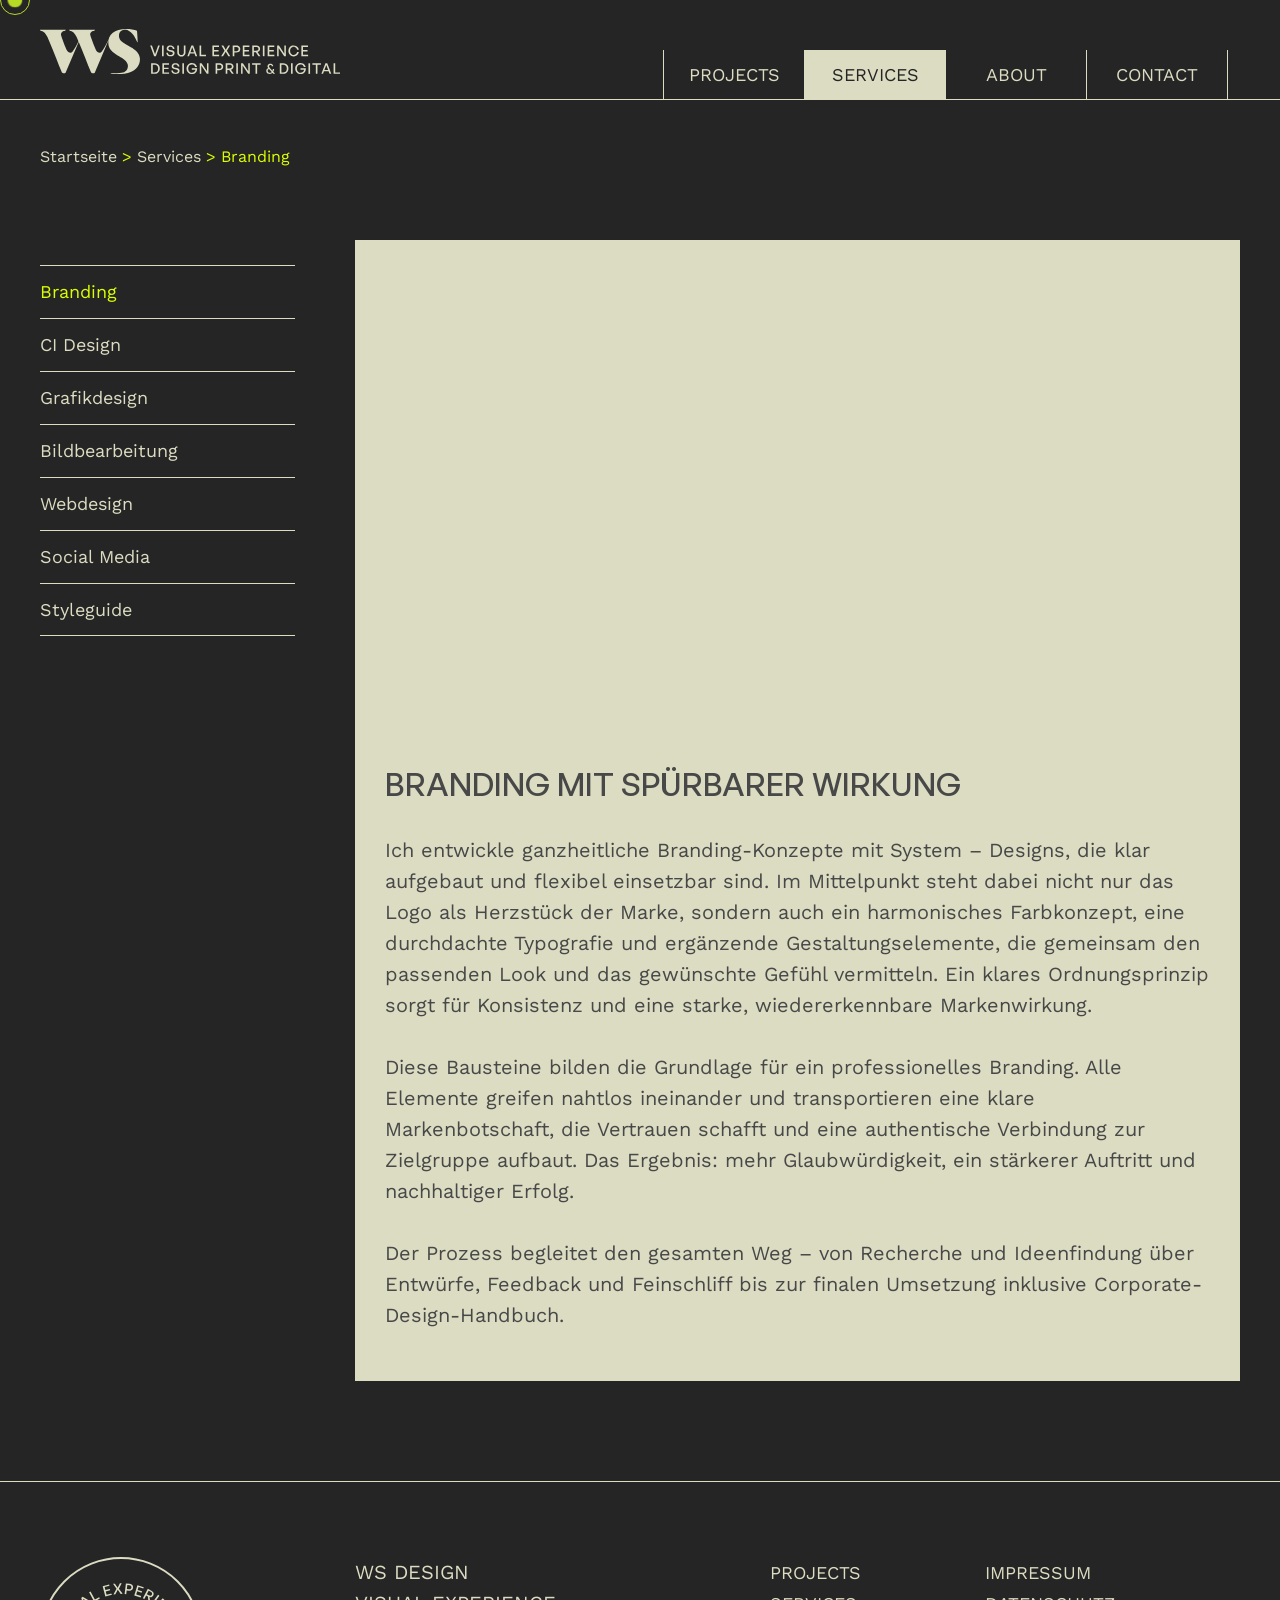
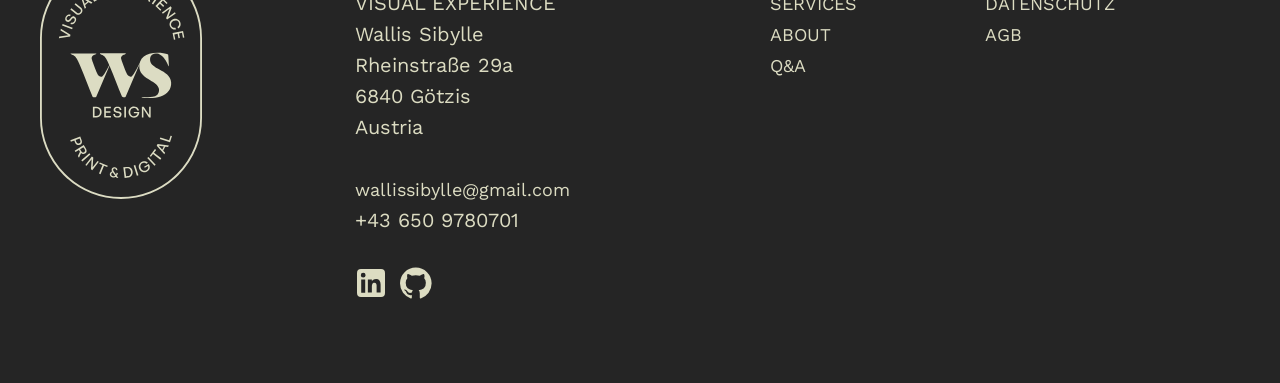
<file: branding.html>
<!DOCTYPE html>
<html lang="de">
<head>
  <meta charset="UTF-8">
  <meta name="viewport" content="width=device-width, initial-scale=1.0">
  <meta name="description" content="WS – Wallis Sibylle - Visual Experience Design Print & Digital – Ich gestalte und entwickle Werbemittel aller Art und Websites für Ihr Kleinunternehmen. Dies ist eine Portfolio-Website, welche zu Bildungszwecken erstellt wurde.">
  <title>Branding | Visual Experience Design | Wallis Sibylle </title>
  <link rel="icon" type="image/png" href="./images/WS-Favicon.png">
  <link rel="stylesheet" href="./css/styles.css">
</head>
<body id="nav-open">

  <!-- Cursor -->
<div class="inner-cursor"></div>
<div class="outer-cursor"></div>
   
  <!-- Header --> 
<header class="navigation">                
<div class="wrapper">
<div class="row">
    <div class="column col_1_3 logo">
      <a href="index.html"><img src="./images/WS-Logo-quer-RGB.svg" width="300" height="53" alt="Logo WS Visual Experience Design Print & Digital"></a>
    </div>
    <div class="column col_2_3">
    <a class="nav-toggle nav-open" href="#nav-open">≡ Menü öffnen</a>
    <a class="nav-toggle nav-closed" href="#nav-closed">≡ Menü schließen</a>
      <nav>
      <ul id="navigation">
      <li><a href="index.html">Projects</a>
            <ul>
      <li><a href="meine-projekte.html">Meine Projekte</a></li>
      <li><a href="portfolio-DAVILLA.html">Portfolio</a></li>
      </ul></li>
      <li><a href="services.html" class="active">Services</a>
      <ul>
      <li><a class="first" href="branding.html">Branding</a></li>
      <li><a href="ci-design.html">CI Design</a></li>
      <li><a href="grafikdesign.html">Grafikdesign</a></li>
      <li><a href="bildbearbeitung.html">Bildbearbeitung</a></li>
      <li><a href="webdesign.html">Webdesign</a></li>
      <li><a href="social-media.html">Social Media</a></li>
      <li><a href="styleguide.html">Styleguide</a></li>
      </ul>
      </li>
      <li><a href="about.html">About</a></li>
      <li><a href="contact.html">Contact</a></li>
      </ul>
      </nav>
    </div>
</div>
</div>
</header>
 
 <!-- Breadcrumb -->
<section class="breadcrumb">
<div class="wrapper">
<div class="row">
<div class="column col_1"><a href="index.html">Startseite</a> > <a href="services.html">Services</a> > Branding</div>
</div>
</div>
</section>

<!--   Subnavigation   -->
<section class="subnavigation">
<div class="wrapper">
<div class="row">
<div class="column col_1_4">
<ul id="subnavigation">
<li><a href="branding.html" class="active">Branding</a></li>
<li><a href="ci-design.html">CI Design</a></li>
<li><a href="grafikdesign.html">Grafikdesign</a></li>
<li><a href="bildbearbeitung.html">Bildbearbeitung</a></li>
<li><a href="webdesign.html" >Webdesign</a></li>
<li><a href="social-media.html">Social Media</a></li>
<li><a href="styleguide.html">Styleguide</a></li>
</ul>
</div>
<div class="column col_3_4 branding">
<div class="slider-services">
<img id="slide1" src="images/Branding-Strategy-1.webp" alt="Branding-Strategy">
<img id="slide2" src="images/Branding-Strategy-2.webp" alt="Logo Scribble">
<img id="slide3" src="images/Branding-Strategy-3.webp" alt="Schriftensuche">
<img id="slide4" src="images/Branding-Strategy-4.webp" alt="Logo-Farb-Varianten">
</div>

<div class="text">
<h3>Branding mit spürbarer Wirkung</h3>
<br>
<p>Ich entwickle ganzheitliche Branding-Konzepte mit System – Designs, die klar aufgebaut und flexibel einsetzbar sind. Im Mittelpunkt steht dabei nicht nur das Logo als Herzstück der Marke, sondern auch ein harmonisches Farbkonzept, eine durchdachte Typografie und ergänzende Gestaltungselemente, die gemeinsam den passenden Look und das gewünschte Gefühl vermitteln. Ein klares Ordnungsprinzip sorgt für Konsistenz und eine starke, wiedererkennbare Markenwirkung.
<br>
<br>
Diese Bausteine bilden die Grundlage für ein professionelles Branding. Alle Elemente greifen nahtlos ineinander und transportieren eine klare Markenbotschaft, die Vertrauen schafft und eine authentische Verbindung zur Zielgruppe aufbaut. Das Ergebnis: mehr Glaubwürdigkeit, ein stärkerer Auftritt und nachhaltiger Erfolg.
<br>
<br>
Der Prozess begleitet den gesamten Weg – von Recherche und Ideenfindung über Entwürfe, Feedback und Feinschliff bis zur finalen Umsetzung inklusive Corporate-Design-Handbuch.</p>
</div>

</div>
</div>
</div>
</section>

<!-- Footer --> 
<footer class="footer">                
<div class="wrapper">
<div class="row">
    <div class="column col_1_4 logo">      
      <img src="./images/WS-Logo-RGB-hoch.svg" width="162" height="242" alt="Logo WS Design">
    </div>
<div class="column col_1_4 adress">
      <p>WS DESIGN<br>VISUAL EXPERIENCE<br>Wallis Sibylle<br>Rheinstraße 29a<br>6840 Götzis<br>Austria<br><br></p>
      <p><a href="mailto:wallissibylle@gmail.com">wallissibylle@gmail.com</a></p>
     <p>+43 650 9780701</p> <br>
      <a href="https://www.linkedin.com/in/sibylle-wallis-9a10b93b3/" target="_blank">
      <svg xmlns="http://www.w3.org/2000/svg" width="32" height="32" viewBox="0 0 16 16">
      <path fill="currentColor" fill-rule="evenodd" d="M3 1a2 2 0 0 0-2 2v10a2 2 0 0 0 2 2h10a2 2 0 0 0 2-2V3a2 2 0 0 0-2-2H3Zm1.102 4.297a1.195 1.195 0 1 0 0-2.39a1.195 1.195 0 0 0 0 2.39Zm1 7.516V6.234h-2v6.579h2ZM6.43 6.234h2v.881c.295-.462.943-1.084 2.148-1.084c1.438 0 2.219.953 2.219 2.766c0 .087.008.484.008.484v3.531h-2v-3.53c0-.485-.102-1.438-1.18-1.438c-1.079 0-1.17 1.198-1.195 1.982v2.986h-2V6.234Z" clip-rule="evenodd"/>
      </svg></a>

    <a href="https://github.com/Sibylle78" target="_blank">
    <svg xmlns="http://www.w3.org/2000/svg" width="32" height="32" viewBox="0 0 432 416">
    <path fill="currentColor" d="M213.5 0q88.5 0 151 62.5T427 213q0 70-41 125.5T281 416q-14 2-14-11v-58q0-27-15-40q44-5 70.5-27t26.5-77q0-34-22-58q11-26-2-57q-18-5-58 22q-26-7-54-7t-53 7q-18-12-32.5-17.5T107 88h-6q-12 31-2 57q-22 24-22 58q0 55 27 77t70 27q-11 10-13 29q-42 18-62-18q-12-20-33-22q-2 0-4.5.5t-5 3.5t8.5 9q14 7 23 31q1 2 2 4.5t6.5 9.5t13 10.5T130 371t30-2v36q0 13-14 11q-64-22-105-77.5T0 213q0-88 62.5-150.5T213.5 0z"/>
    </svg></a>
    </div>

    <div class="column col_1_4 left">
      <a href="meine-projekte.html">Projects</a><br>
      <a href="services.html">Services</a><br>
      <a href="about.html">About</a><br>
      <a href="q&a.html">q&a</a>
    </div>
    <div class="column col_1_4 right">
      <a href="impressum.html">Impressum</a><br>
      <a href="datenschutz.html">Datenschutz</a><br>
      <a href="agb.html">AGB</a>
    </div>
</div>
</div>
</footer>
<script src="js/app.js"></script>
</body>
</html>
</file>
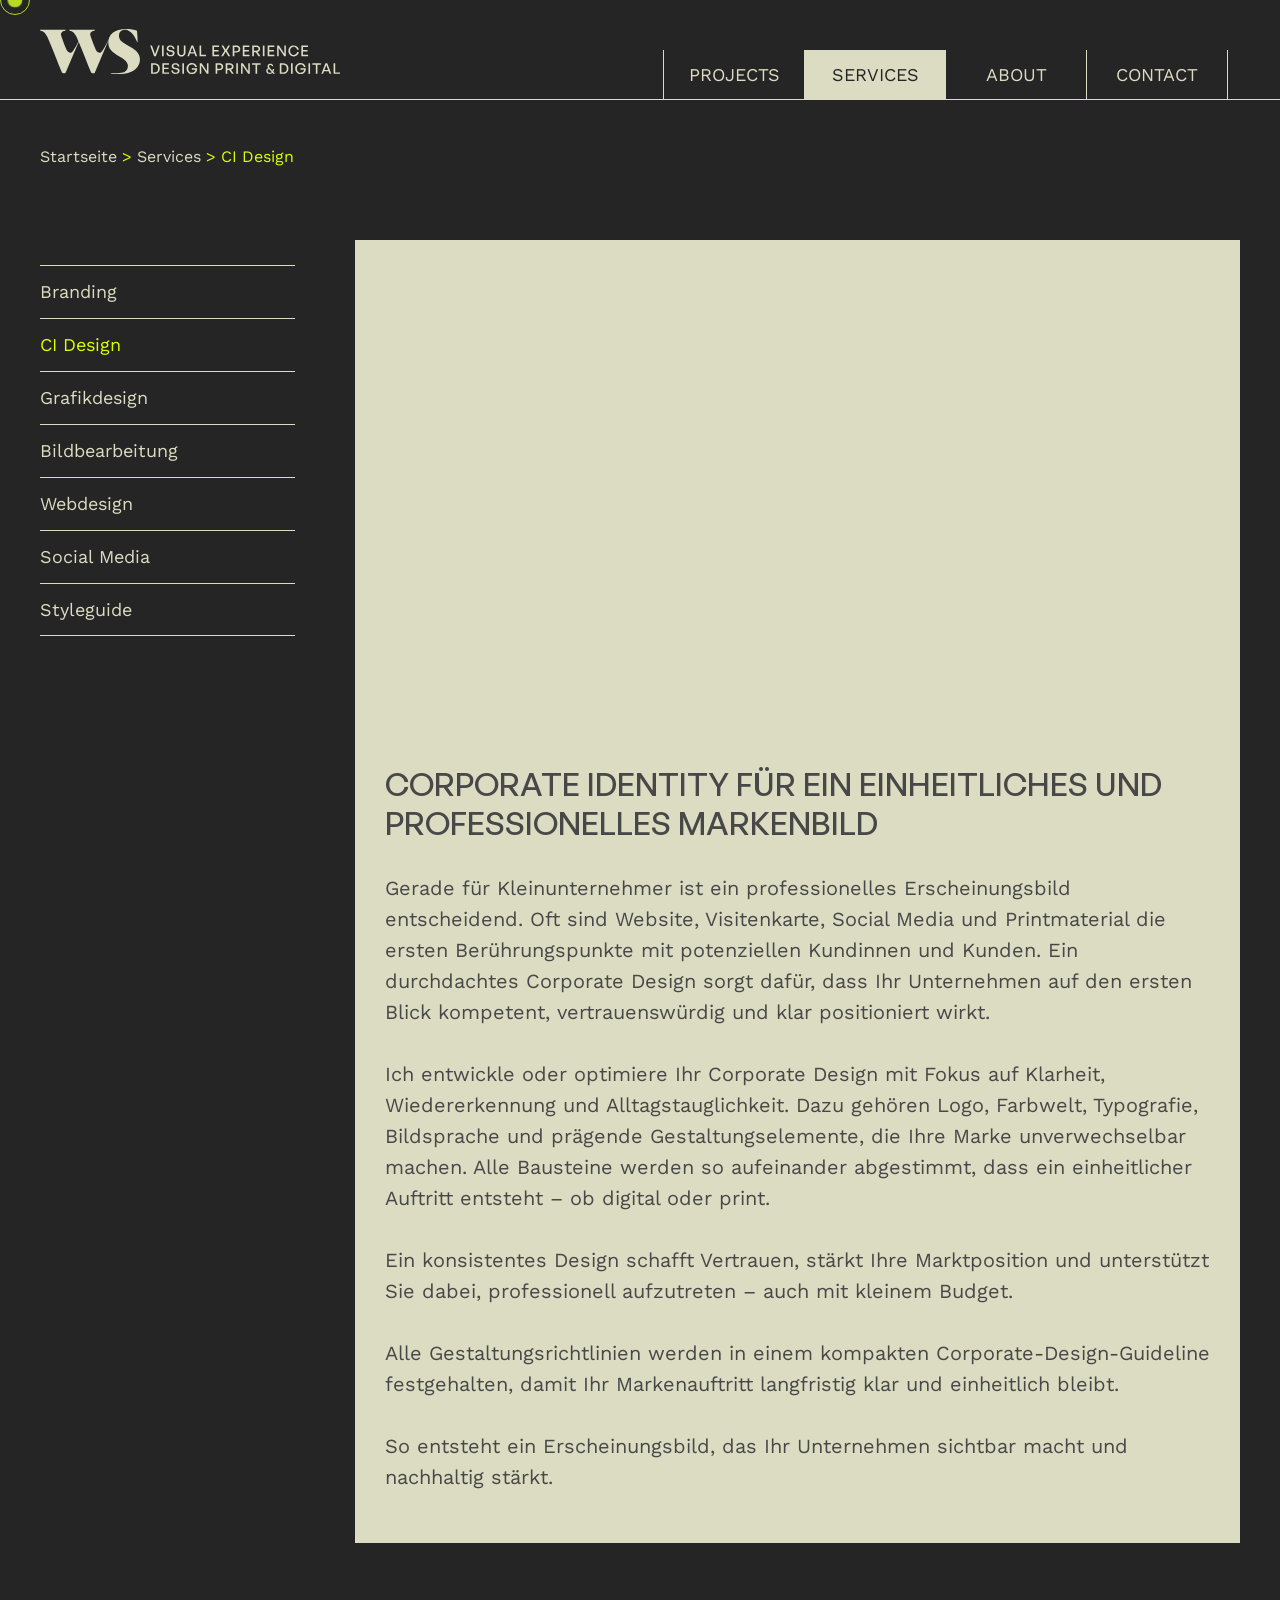
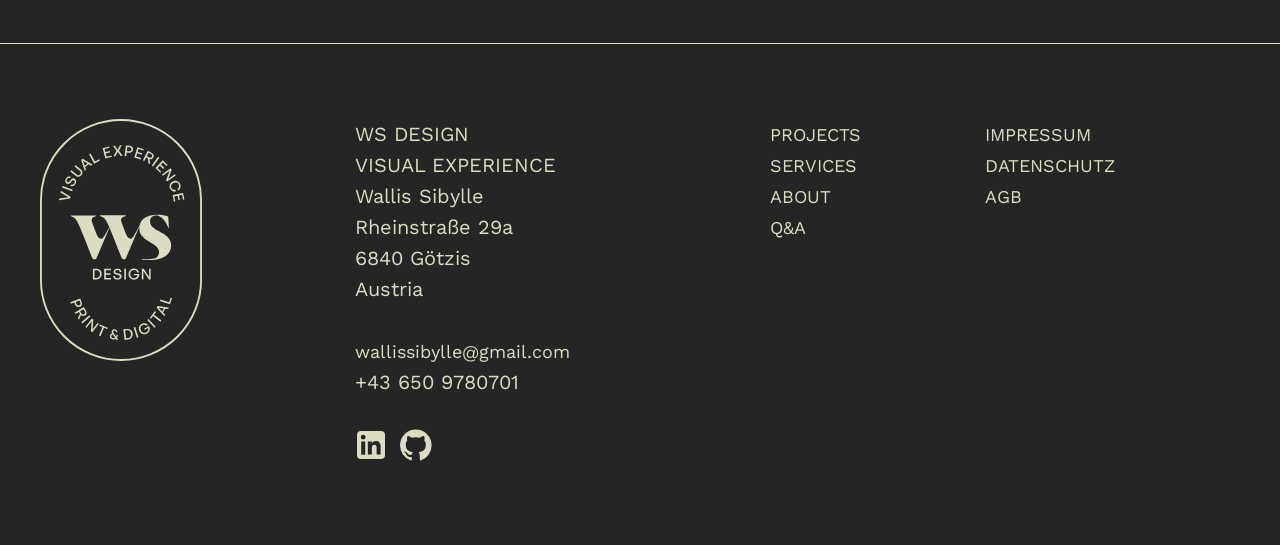
<file: ci-design.html>
<!DOCTYPE html>
<html lang="de">
<head>
  <meta charset="UTF-8">
  <meta name="viewport" content="width=device-width, initial-scale=1.0">
  <meta name="description" content="WS – Wallis Sibylle - Visual Experience Design Print & Digital – Ich gestalte und entwickle Werbemittel aller Art und Websites für Ihr Kleinunternehmen. Dies ist eine Portfolio-Website, welche zu Bildungszwecken erstellt wurde.">
  <title>CI-Design | Visual Experience Design | Wallis Sibylle </title>
  <link rel="icon" type="image/png" href="./images/WS-Favicon.png">
  <link rel="stylesheet" href="./css/styles.css">
</head>
<body id="nav-open">

<!-- Cursor -->
<div class="inner-cursor"></div>
<div class="outer-cursor"></div>

<!-- Header --> 
<header class="navigation">                
<div class="wrapper">
<div class="row">
    <div class="column col_1_3 logo">
      <a href="index.html"><img src="./images/WS-Logo-quer-RGB.svg" width="300" height="53" alt="Logo WS Visual Experience Design Print & Digital"></a>
    </div>
    <div class="column col_2_3">
    <a class="nav-toggle nav-open" href="#nav-open">≡ Menü öffnen</a>
    <a class="nav-toggle nav-closed" href="#nav-closed">≡ Menü schließen</a>
      <nav>
      <ul id="navigation">
      <li><a href="index.html">Projects</a>
            <ul>
      <li><a href="meine-projekte.html">Meine Projekte</a></li>
      <li><a href="portfolio-DAVILLA.html">Portfolio</a></li>
      </ul></li>
      <li><a href="services.html" class="active">Services</a>
      <ul>
      <li><a class="first" href="branding.html">Branding</a></li>
      <li><a href="ci-design.html">CI Design</a></li>
      <li><a href="grafikdesign.html">Grafikdesign</a></li>
      <li><a href="bildbearbeitung.html">Bildbearbeitung</a></li>
      <li><a href="webdesign.html">Webdesign</a></li>
      <li><a href="social-media.html">Social Media</a></li>
      <li><a href="styleguide.html">Styleguide</a></li>
      </ul>
      </li>
      <li><a href="about.html">About</a></li>
      <li><a href="contact.html">Contact</a></li>
      </ul>
      </nav>
    </div>
</div>
</div>
</header>
 
 <!-- Breadcrumb -->
<section class="breadcrumb">
<div class="wrapper">
<div class="row">
<div class="column col_1"><a href="index.html">Startseite</a> > <a href="services.html">Services</a> > CI Design</div>
</div>
</div>
</section>

<!--   Subnavigation   -->
<section class="subnavigation">
<div class="wrapper">
<div class="row">
<div class="column col_1_4">
<ul id="subnavigation">
<li><a href="branding.html">Branding</a></li>
<li><a href="ci-design.html" class="active">CI Design</a></li>
<li><a href="grafikdesign.html">Grafikdesign</a></li>
<li><a href="bildbearbeitung.html">Bildbearbeitung</a></li>
<li><a href="webdesign.html">Webdesign</a></li>
<li><a href="social-media.html">Social Media</a></li>
<li><a href="styleguide.html">Styleguide</a></li>
</ul>
</div>
<div class="column col_3_4 branding">
<div class="slider-services">
<img id="slide1" src="images/ci-design-1.webp" alt="CI-Design-Workflow">
<img id="slide2" src="images/ci-design-2.webp" alt="CI-Beispiel-Heimat">
<img id="slide3" src="images/ci-design-3.webp" alt="CI-Ansicht-Desktop">
<img id="slide4" src="images/ci-design-4.webp" alt="CI-Ansicht-Werbemittel">
</div>

<div class="text">
<h3>Corporate Identity für ein einheitliches und professionelles Markenbild</h3>
<br>
<p>Gerade für Kleinunternehmer ist ein professionelles Erscheinungsbild entscheidend. Oft sind Website, Visitenkarte, Social Media und Printmaterial die ersten Berührungspunkte mit potenziellen Kundinnen und Kunden. Ein durchdachtes Corporate Design sorgt dafür, dass Ihr Unternehmen auf den ersten Blick kompetent, vertrauenswürdig und klar positioniert wirkt.
<br>
<br>
Ich entwickle oder optimiere Ihr Corporate Design mit Fokus auf Klarheit, Wiedererkennung und Alltagstauglichkeit. Dazu gehören Logo, Farbwelt, Typografie, Bildsprache und prägende Gestaltungselemente, die Ihre Marke unverwechselbar machen. Alle Bausteine werden so aufeinander abgestimmt, dass ein einheitlicher Auftritt entsteht – ob digital oder print.
<br>
<br>
Ein konsistentes Design schafft Vertrauen, stärkt Ihre Marktposition und unterstützt Sie dabei, professionell aufzutreten – auch mit kleinem Budget.
<br>
<br>
Alle Gestaltungsrichtlinien werden in einem kompakten Corporate-Design-Guideline festgehalten, damit Ihr Markenauftritt langfristig klar und einheitlich bleibt.
<br>
<br>
So entsteht ein Erscheinungsbild, das Ihr Unternehmen sichtbar macht und nachhaltig stärkt.</p>
</div>

</div>
</div>
</div>
</section>

<!-- Footer --> 
<footer class="footer">                
<div class="wrapper">
<div class="row">
    <div class="column col_1_4 logo">      
      <img src="./images/WS-Logo-RGB-hoch.svg" width="162" height="242" alt="Logo WS Design">
    </div>
    <div class="column col_1_4 adress">
      <p>WS DESIGN<br>VISUAL EXPERIENCE<br>Wallis Sibylle<br>Rheinstraße 29a<br>6840 Götzis<br>Austria<br><br></p>
      <p><a href="mailto:wallissibylle@gmail.com">wallissibylle@gmail.com</a></p>
     <p>+43 650 9780701</p> <br>
      <a href="https://www.linkedin.com/in/sibylle-wallis-9a10b93b3/" target="_blank">
      <svg xmlns="http://www.w3.org/2000/svg" width="32" height="32" viewBox="0 0 16 16">
      <path fill="currentColor" fill-rule="evenodd" d="M3 1a2 2 0 0 0-2 2v10a2 2 0 0 0 2 2h10a2 2 0 0 0 2-2V3a2 2 0 0 0-2-2H3Zm1.102 4.297a1.195 1.195 0 1 0 0-2.39a1.195 1.195 0 0 0 0 2.39Zm1 7.516V6.234h-2v6.579h2ZM6.43 6.234h2v.881c.295-.462.943-1.084 2.148-1.084c1.438 0 2.219.953 2.219 2.766c0 .087.008.484.008.484v3.531h-2v-3.53c0-.485-.102-1.438-1.18-1.438c-1.079 0-1.17 1.198-1.195 1.982v2.986h-2V6.234Z" clip-rule="evenodd"/>
      </svg></a>

    <a href="https://github.com/Sibylle78" target="_blank">
    <svg xmlns="http://www.w3.org/2000/svg" width="32" height="32" viewBox="0 0 432 416">
    <path fill="currentColor" d="M213.5 0q88.5 0 151 62.5T427 213q0 70-41 125.5T281 416q-14 2-14-11v-58q0-27-15-40q44-5 70.5-27t26.5-77q0-34-22-58q11-26-2-57q-18-5-58 22q-26-7-54-7t-53 7q-18-12-32.5-17.5T107 88h-6q-12 31-2 57q-22 24-22 58q0 55 27 77t70 27q-11 10-13 29q-42 18-62-18q-12-20-33-22q-2 0-4.5.5t-5 3.5t8.5 9q14 7 23 31q1 2 2 4.5t6.5 9.5t13 10.5T130 371t30-2v36q0 13-14 11q-64-22-105-77.5T0 213q0-88 62.5-150.5T213.5 0z"/>
    </svg></a>
    </div>

    <div class="column col_1_4 left">
      <a href="meine-projekte.html">Projects</a><br>
      <a href="services.html">Services</a><br>
      <a href="about.html">About</a><br>
      <a href="q&a.html">q&a</a>
    </div>
    <div class="column col_1_4 right">
      <a href="impressum.html">Impressum</a><br>
      <a href="datenschutz.html">Datenschutz</a><br>
      <a href="agb.html">AGB</a>
    </div>
</div>
</div>
</footer>
<script src="js/app.js"></script>
</body>
</html>
</file>
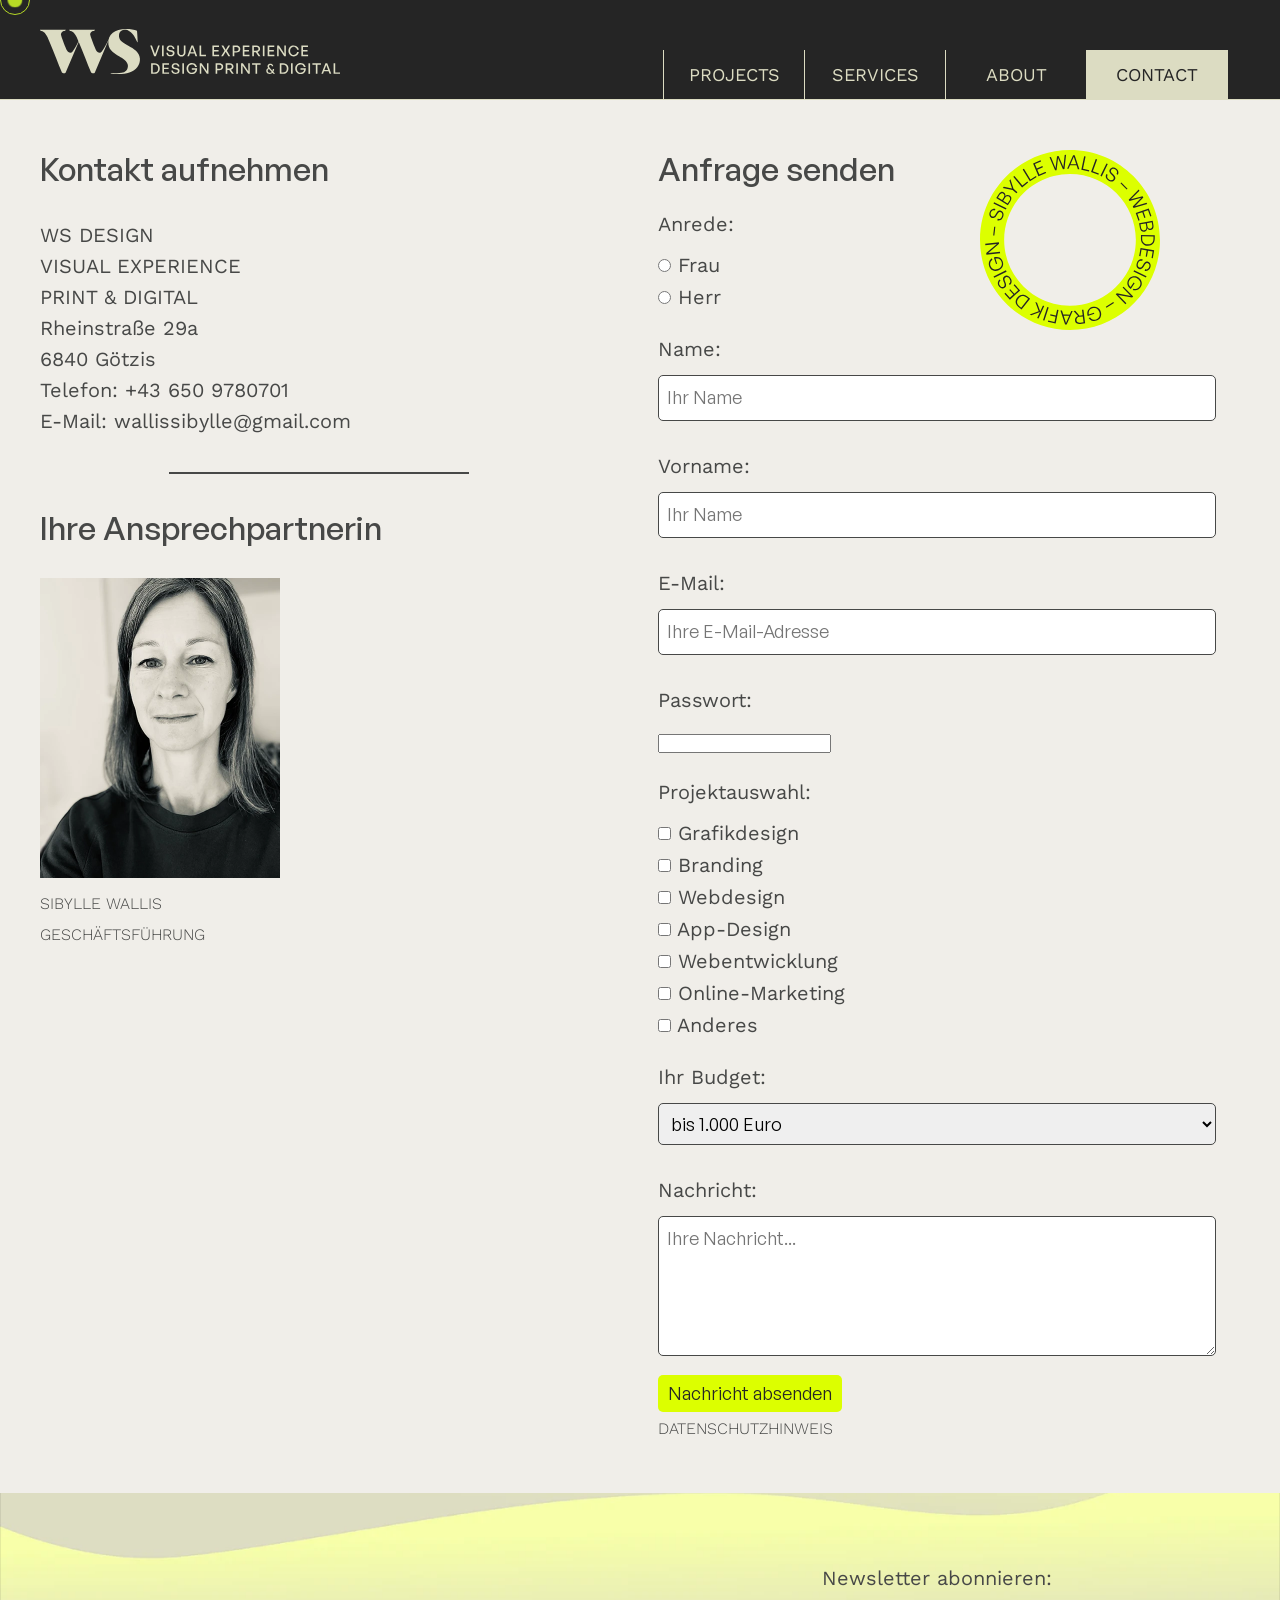
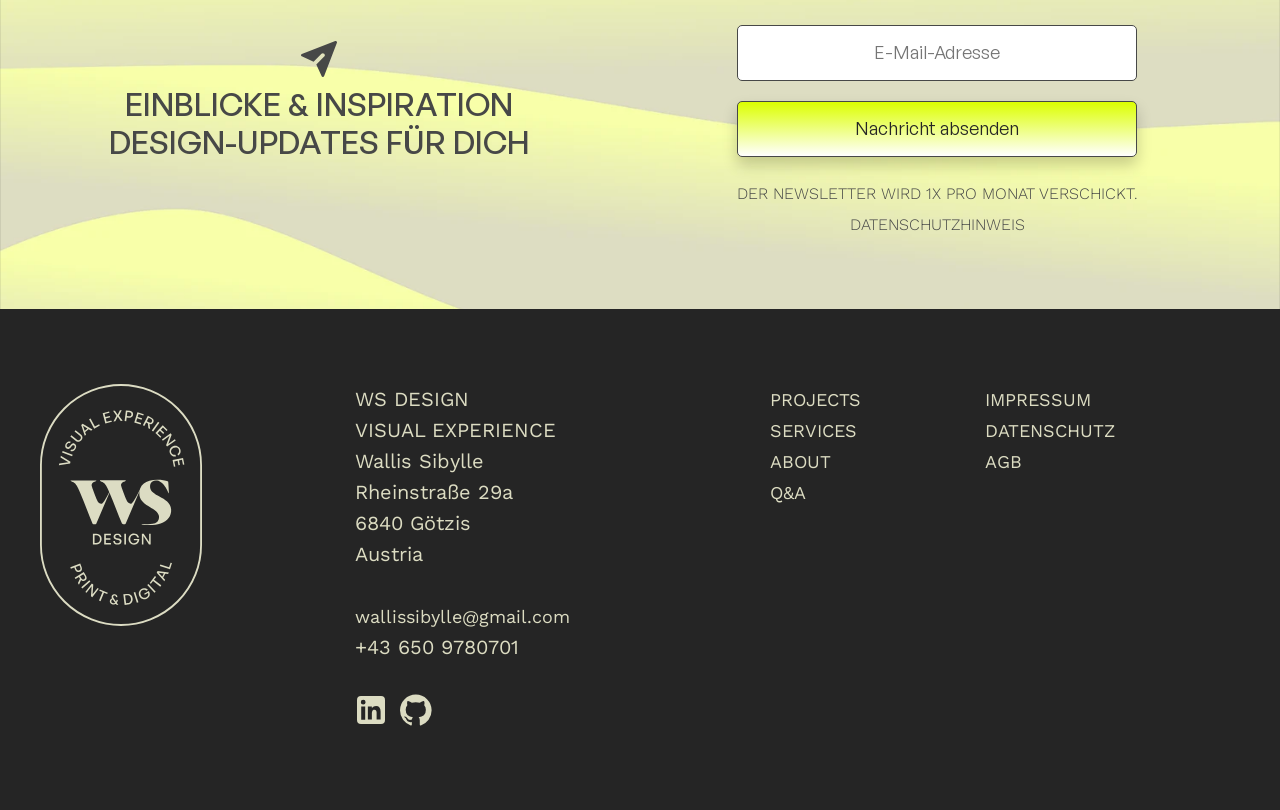
<file: contact.html>
<!DOCTYPE html>
<html lang="de">
<head>
  <meta charset="UTF-8">
  <meta name="viewport" content="width=device-width, initial-scale=1.0">
  <meta name="description" content="WS – Wallis Sibylle - Visual Experience Design Print & Digital – Ich gestalte und entwickle Werbemittel aller Art und Websites für Ihr Kleinunternehmen. Dies ist eine Portfolio-Website, welche zu Bildungszwecken erstellt wurde.">
  <title>Contact | Visual Experience Design | Wallis Sibylle </title>
  <link rel="icon" type="image/png" href="./images/WS-Favicon.png">
  <link rel="stylesheet" href="./css/styles.css">
</head>
<body id="nav-open">

 <!-- Cursor -->
<div class="inner-cursor"></div>
<div class="outer-cursor"></div>
   
  <!-- Header --> 
<header class="navigation">                
<div class="wrapper">
<div class="row">
    <div class="column col_1_3 logo">
      <a href="index.html"><img src="./images/WS-Logo-quer-RGB.svg" width="300" height="53" alt="Logo WS Visual Experience Design Print & Digital"></a>
    </div>
    <div class="column col_2_3">
    <a class="nav-toggle nav-open" href="#nav-open">≡ Menü öffnen</a>
    <a class="nav-toggle nav-closed" href="#nav-closed">≡ Menü schließen</a>
      <nav>
      <ul id="navigation">
      <li><a href="index.html">Projects</a>
            <ul>
      <li><a href="meine-projekte.html">Meine Projekte</a></li>
      <li><a href="portfolio-DAVILLA.html">Portfolio</a></li>
      </ul></li>
      <li><a href="services.html">Services</a>
      <ul>
      <li><a class="first" href="branding.html">Branding</a></li>
      <li><a href="ci-design.html">CI Design</a></li>
      <li><a href="grafikdesign.html">Grafikdesign</a></li>
      <li><a href="bildbearbeitung.html">Bildbearbeitung</a></li>
      <li><a href="webdesign.html">Webdesign</a></li>
      <li><a href="social-media.html">Social Media</a></li>
      <li><a href="styleguide.html">Styleguide</a></li>
      </ul>
      </li>
      <li><a href="about.html">About</a></li>
      <li><a href="contact.html" class="active">Contact</a></li>
      </ul>
      </nav>
    </div>
</div>
</div>
</header>

<section class="contact">
<div class="wrapper">
<div class="row">
<div class="column col_1_2">
  <div class="circle">
  <img src="./images/Design-circle.svg" alt="Sibylle Wallis Webdesign Grafik Design Kreis"></div>
  <h3>Kontakt aufnehmen</h3>
  <br>
  <p>WS DESIGN<br>VISUAL EXPERIENCE<br>
  PRINT & DIGITAL<br>Rheinstraße 29a<br>6840 Götzis</p>
  <p>Telefon: +43 650 9780701<br>E-Mail: <a class="black" href="mailto:wallissibylle@gmail.com">wallissibylle@gmail.com</a></p>
  <hr>
  <h3>Ihre Ansprechpartnerin</h3>
  <br>
  <img src="./images/Contact-Foto.webp" width="240" height="300" alt="Bild About Sibylle Wallis"><br>
  <small>Sibylle Wallis<br>Geschäftsführung</small>
</div>

<div class="column col_1_2">
<h3>Anfrage senden</h3>
<form action="formular.php" method="post">
<label for="gender">Anrede:</label>
<input type="radio" name="gender" value="male"> Frau<br>
<input type="radio" name="gender" value="female"> Herr
<label for="name">Name:</label>
<input type="text" id="name" name="name" placeholder="Ihr Name" required>
<label for="vorname">Vorname:</label>
<input type="text" id="vorname" name="vorname" placeholder="Ihr Name">
<label for="mail">E-Mail:</label>
<input type="email" id="mail" name="mail" placeholder="Ihre E-Mail-Adresse" required>
<label for="pass">Passwort:</label>
<input type="password" id="pass" name="passwort" minlength="8" required>
<label for="projekt">Projektauswahl:</label>
<input type="checkbox" name="projekt" value="grafikdesign"> Grafikdesign<br>
<input type="checkbox" name="projekt" value="branding"> Branding<br>
<input type="checkbox" name="projekt" value="webdesign"> Webdesign<br>
<input type="checkbox" name="projekt" value="appdesign"> App-Design<br>
<input type="checkbox" name="projekt" value="webentwicklung"> Webentwicklung<br>
<input type="checkbox" name="projekt" value="online-Marketing"> Online-Marketing<br>
<input type="checkbox" name="projekt" value="anderes"> Anderes<br>
<label for="anfrage">Ihr Budget:</label>
<select name="anfrage" size="1" id="anfrage">
<option>bis 1.000 Euro</option>
<option>1.000 - 5.000 Euro</option>
<option>5.000 - 10.000 Euro</option>
<option>ueber 10.000 Euro</option>
</select>
<label for="message">Nachricht:</label>
<textarea id="message" name="message" placeholder="Ihre Nachricht..."></textarea>
<input type="submit" value="Nachricht absenden" class="button-submit">
</form>
<small><a href="#datenschutz">Datenschutzhinweis</a></small>
</div>
</div>
</div>
</section>

<!-- Newsletter -->

<section class="newsletter">
<div class="wrapper">
<div class="row">
<div class="column col_1_2">
<h3><svg xmlns="http://www.w3.org/2000/svg" width="36" height="36" viewBox="0 0 14 14">
    <path fill="currentColor" fill-rule="evenodd" d="M13.854.146a.5.5 0 0 1 .113.534l-5 13a.5.5 0 0 1-.922.027l-2.091-4.6L9.03 6.03a.75.75 0 0 0-1.06-1.06L4.893 8.046l-4.6-2.09a.5.5 0 0 1 .028-.923l13-5a.5.5 0 0 1 .533.113" clip-rule="evenodd"/>
</svg><br>
Einblicke & Inspiration<br>Design-Updates für dich</h3>
</div>
<div class="column col_1_2">
<p>Newsletter abonnieren:</p>
<br>
<!-- Duplicate id="mail" Fehlermeldung!? -->
<form action="newsletter.php" method="post">
<input type="email" id="mail" name="mail" placeholder="E-Mail-Adresse" required>
<input type="submit" value="Nachricht absenden" class="button">
</form>
<p><small>Der Newsletter wird 1x pro Monat verschickt.<br><a href="#datenschutz">Datenschutzhinweis</a></small></p>
</div>
</div>
</div>
</section>
 
<!-- Footer --> 
<footer class="footer">                
<div class="wrapper">
<div class="row">
    <div class="column col_1_4 logo">      
      <img src="./images/WS-Logo-RGB-hoch.svg" width="162" height="242" alt="Logo WS Design">
    </div>
    <div class="column col_1_4 adress">
      <p>WS DESIGN<br>VISUAL EXPERIENCE<br>Wallis Sibylle<br>Rheinstraße 29a<br>6840 Götzis<br>Austria<br><br></p>
      <p><a href="mailto:wallissibylle@gmail.com">wallissibylle@gmail.com</a></p>
     <p>+43 650 9780701</p> <br>
      <a href="https://www.linkedin.com/in/sibylle-wallis-9a10b93b3/" target="_blank">
      <svg xmlns="http://www.w3.org/2000/svg" width="32" height="32" viewBox="0 0 16 16">
      <path fill="currentColor" fill-rule="evenodd" d="M3 1a2 2 0 0 0-2 2v10a2 2 0 0 0 2 2h10a2 2 0 0 0 2-2V3a2 2 0 0 0-2-2H3Zm1.102 4.297a1.195 1.195 0 1 0 0-2.39a1.195 1.195 0 0 0 0 2.39Zm1 7.516V6.234h-2v6.579h2ZM6.43 6.234h2v.881c.295-.462.943-1.084 2.148-1.084c1.438 0 2.219.953 2.219 2.766c0 .087.008.484.008.484v3.531h-2v-3.53c0-.485-.102-1.438-1.18-1.438c-1.079 0-1.17 1.198-1.195 1.982v2.986h-2V6.234Z" clip-rule="evenodd"/>
      </svg></a>

    <a href="https://github.com/Sibylle78" target="_blank">
    <svg xmlns="http://www.w3.org/2000/svg" width="32" height="32" viewBox="0 0 432 416">
    <path fill="currentColor" d="M213.5 0q88.5 0 151 62.5T427 213q0 70-41 125.5T281 416q-14 2-14-11v-58q0-27-15-40q44-5 70.5-27t26.5-77q0-34-22-58q11-26-2-57q-18-5-58 22q-26-7-54-7t-53 7q-18-12-32.5-17.5T107 88h-6q-12 31-2 57q-22 24-22 58q0 55 27 77t70 27q-11 10-13 29q-42 18-62-18q-12-20-33-22q-2 0-4.5.5t-5 3.5t8.5 9q14 7 23 31q1 2 2 4.5t6.5 9.5t13 10.5T130 371t30-2v36q0 13-14 11q-64-22-105-77.5T0 213q0-88 62.5-150.5T213.5 0z"/>
    </svg></a>
    </div>

    <div class="column col_1_4 left">
      <a href="meine-projekte.html">Projects</a><br>
      <a href="services.html">Services</a><br>
      <a href="about.html">About</a><br>
      <a href="q&a.html">q&a</a>
    </div>
    <div class="column col_1_4 right">
      <a href="impressum.html">Impressum</a><br>
      <a href="datenschutz.html">Datenschutz</a><br>
      <a href="agb.html">AGB</a>
    </div>
</div>
</div>
</footer>
<script src="js/app.js"></script>
</body>
</html>
</file>
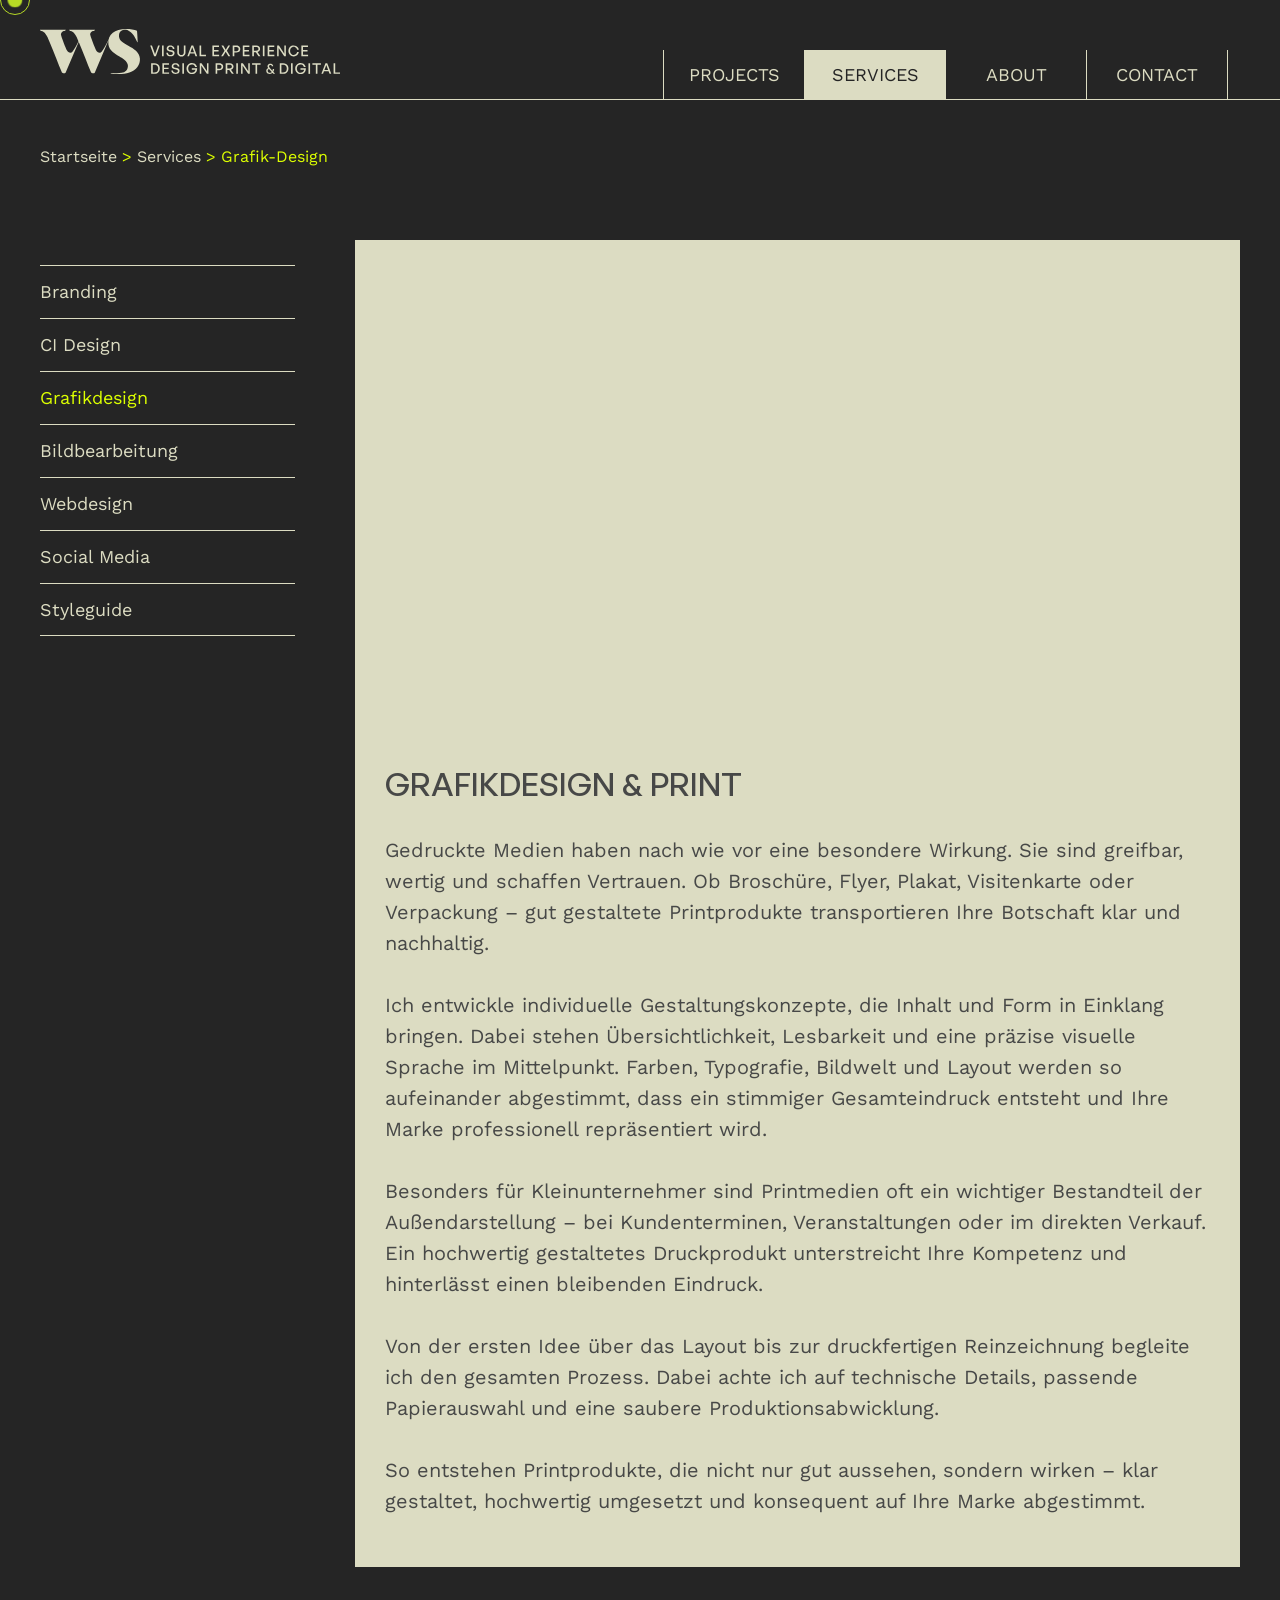
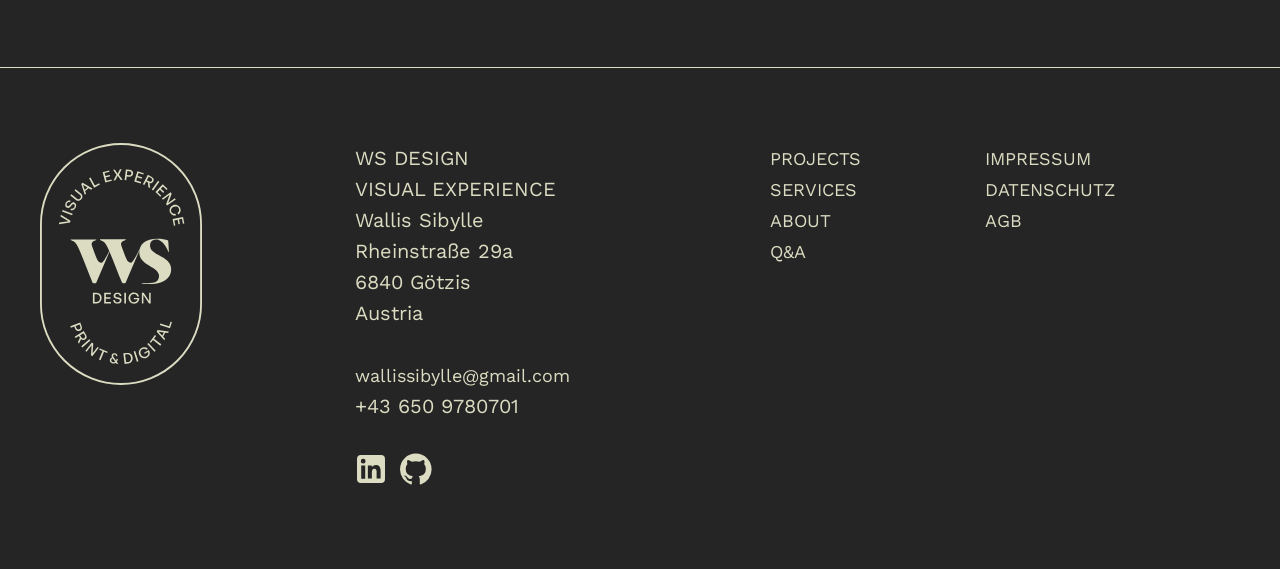
<file: grafikdesign.html>
<!DOCTYPE html>
<html lang="de">
<head>
  <meta charset="UTF-8">
  <meta name="viewport" content="width=device-width, initial-scale=1.0">
  <meta name="description" content="WS – Wallis Sibylle - Visual Experience Design Print & Digital – Ich gestalte und entwickle Werbemittel aller Art und Websites für Ihr Kleinunternehmen. Dies ist eine Portfolio-Website, welche zu Bildungszwecken erstellt wurde.">
  <title>Grafikdesign | Visual Experience Design | Wallis Sibylle </title>
  <link rel="icon" type="image/png" href="./images/WS-Favicon-2.png">
  <link rel="stylesheet" href="./css/styles.css">
</head>
<body id="nav-open">

<!-- Cursor -->
<div class="inner-cursor"></div>
<div class="outer-cursor"></div>

<!-- Header --> 
<header class="navigation">                
<div class="wrapper">
<div class="row">
    <div class="column col_1_3 logo">
      <a href="index.html"><img src="./images/WS-Logo-quer-RGB.svg" width="300" height="53" alt="Logo WS Visual Experience Design Print & Digital"></a>
    </div>
    <div class="column col_2_3">
    <a class="nav-toggle nav-open" href="#nav-open">≡ Menü öffnen</a>
    <a class="nav-toggle nav-closed" href="#nav-closed">≡ Menü schließen</a>
      <nav>
      <ul id="navigation">
      <li><a href="index.html">Projects</a>
            <ul>
      <li><a href="meine-projekte.html">Meine Projekte</a></li>
      <li><a href="portfolio-DAVILLA.html">Portfolio</a></li>
      </ul></li>
      <li><a href="services.html" class="active">Services</a>
      <ul>
      <li><a class="first" href="branding.html">Branding</a></li>
      <li><a href="ci-design.html">CI Design</a></li>
      <li><a href="grafikdesign.html">Grafikdesign</a></li>
      <li><a href="bildbearbeitung.html">Bildbearbeitung</a></li>
      <li><a href="webdesign.html">Webdesign</a></li>
      <li><a href="social-media.html">Social Media</a></li>
      <li><a href="styleguide.html">Styleguide</a></li>
      </ul>
      </li>
      <li><a href="about.html">About</a></li>
      <li><a href="contact.html">Contact</a></li>
      </ul>
      </nav>
    </div>
</div>
</div>
</header>
 
 <!-- Breadcrumb -->
<section class="breadcrumb">
<div class="wrapper">
<div class="row">
<div class="column col_1"><a href="index.html">Startseite</a> > <a href="services.html">Services</a> > Grafik-Design</div>
</div>
</div>
</section>

<!--   Subnavigation   -->
<section class="subnavigation">
<div class="wrapper">
<div class="row">
<div class="column col_1_4">
<ul id="subnavigation">
<li><a href="branding.html">Branding</a></li>
<li><a href="ci-design.html">CI Design</a></li>
<li><a href="grafikdesign.html" class="active">Grafikdesign</a></li>
<li><a href="bildbearbeitung.html">Bildbearbeitung</a></li>
<li><a href="webdesign.html">Webdesign</a></li>
<li><a href="social-media.html">Social Media</a></li>
<li><a href="styleguide.html">Styleguide</a></li>
</ul>
</div>
<div class="column col_3_4 branding">
<div class="slider-services">
<img id="slide1" src="images/Grafikdesign-1.webp">
<img id="slide2" src="images/Grafikdesign-2.webp">
<img id="slide3" src="images/Grafikdesign-3.webp">
<img id="slide4" src="images/Grafikdesign-4.webp">
</div>

<div class="text">
<h3>Grafikdesign & Print</h3>
<br>
<p>Gedruckte Medien haben nach wie vor eine besondere Wirkung. Sie sind greifbar, wertig und schaffen Vertrauen. Ob Broschüre, Flyer, Plakat, Visitenkarte oder Verpackung – gut gestaltete Printprodukte transportieren Ihre Botschaft klar und nachhaltig.
<br>
<br>
Ich entwickle individuelle Gestaltungskonzepte, die Inhalt und Form in Einklang bringen. Dabei stehen Übersichtlichkeit, Lesbarkeit und eine präzise visuelle Sprache im Mittelpunkt. Farben, Typografie, Bildwelt und Layout werden so aufeinander abgestimmt, dass ein stimmiger Gesamteindruck entsteht und Ihre Marke professionell repräsentiert wird.
<br>
<br>
Besonders für Kleinunternehmer sind Printmedien oft ein wichtiger Bestandteil der Außendarstellung – bei Kundenterminen, Veranstaltungen oder im direkten Verkauf. Ein hochwertig gestaltetes Druckprodukt unterstreicht Ihre Kompetenz und hinterlässt einen bleibenden Eindruck.
<br>
<br>
Von der ersten Idee über das Layout bis zur druckfertigen Reinzeichnung begleite ich den gesamten Prozess. Dabei achte ich auf technische Details, passende Papierauswahl und eine saubere Produktionsabwicklung.
<br>
<br>
So entstehen Printprodukte, die nicht nur gut aussehen, sondern wirken – klar gestaltet, hochwertig umgesetzt und konsequent auf Ihre Marke abgestimmt.</p>
</div>

</div>
</div>
</div>
</section>

<!-- Footer --> 
<footer class="footer">                
<div class="wrapper">
<div class="row">
    <div class="column col_1_4 logo">      
      <img src="./images/WS-Logo-RGB-hoch.svg" width="162" height="242" alt="Logo WS Design">
    </div>
<div class="column col_1_4 adress">
      <p>WS DESIGN<br>VISUAL EXPERIENCE<br>Wallis Sibylle<br>Rheinstraße 29a<br>6840 Götzis<br>Austria<br><br></p>
      <p><a href="mailto:wallissibylle@gmail.com">wallissibylle@gmail.com</a></p>
     <p>+43 650 9780701</p> <br>
      <a href="https://www.linkedin.com/in/sibylle-wallis-9a10b93b3/" target="_blank">
      <svg xmlns="http://www.w3.org/2000/svg" width="32" height="32" viewBox="0 0 16 16">
      <path fill="currentColor" fill-rule="evenodd" d="M3 1a2 2 0 0 0-2 2v10a2 2 0 0 0 2 2h10a2 2 0 0 0 2-2V3a2 2 0 0 0-2-2H3Zm1.102 4.297a1.195 1.195 0 1 0 0-2.39a1.195 1.195 0 0 0 0 2.39Zm1 7.516V6.234h-2v6.579h2ZM6.43 6.234h2v.881c.295-.462.943-1.084 2.148-1.084c1.438 0 2.219.953 2.219 2.766c0 .087.008.484.008.484v3.531h-2v-3.53c0-.485-.102-1.438-1.18-1.438c-1.079 0-1.17 1.198-1.195 1.982v2.986h-2V6.234Z" clip-rule="evenodd" alt="Linkedin"/>
      </svg></a>

    <a href="https://github.com/Sibylle78" target="_blank">
    <svg xmlns="http://www.w3.org/2000/svg" width="32" height="32" viewBox="0 0 432 416">
    <path fill="currentColor" d="M213.5 0q88.5 0 151 62.5T427 213q0 70-41 125.5T281 416q-14 2-14-11v-58q0-27-15-40q44-5 70.5-27t26.5-77q0-34-22-58q11-26-2-57q-18-5-58 22q-26-7-54-7t-53 7q-18-12-32.5-17.5T107 88h-6q-12 31-2 57q-22 24-22 58q0 55 27 77t70 27q-11 10-13 29q-42 18-62-18q-12-20-33-22q-2 0-4.5.5t-5 3.5t8.5 9q14 7 23 31q1 2 2 4.5t6.5 9.5t13 10.5T130 371t30-2v36q0 13-14 11q-64-22-105-77.5T0 213q0-88 62.5-150.5T213.5 0z"  alt="Github"/>
    </svg></a>
    </div>

    <div class="column col_1_4 left">
      <a href="meine-projekte.html">Projects</a><br>
      <a href="services.html">Services</a><br>
      <a href="about.html">About</a><br>
      <a href="q&a.html">q&a</a>
    </div>
    <div class="column col_1_4 right">
      <a href="impressum.html">Impressum</a><br>
      <a href="datenschutz.html">Datenschutz</a><br>
      <a href="agb.html">AGB</a>
    </div>
</div>
</div>
</footer>
<script src="js/app.js"></script>
</body>
</html>
</file>
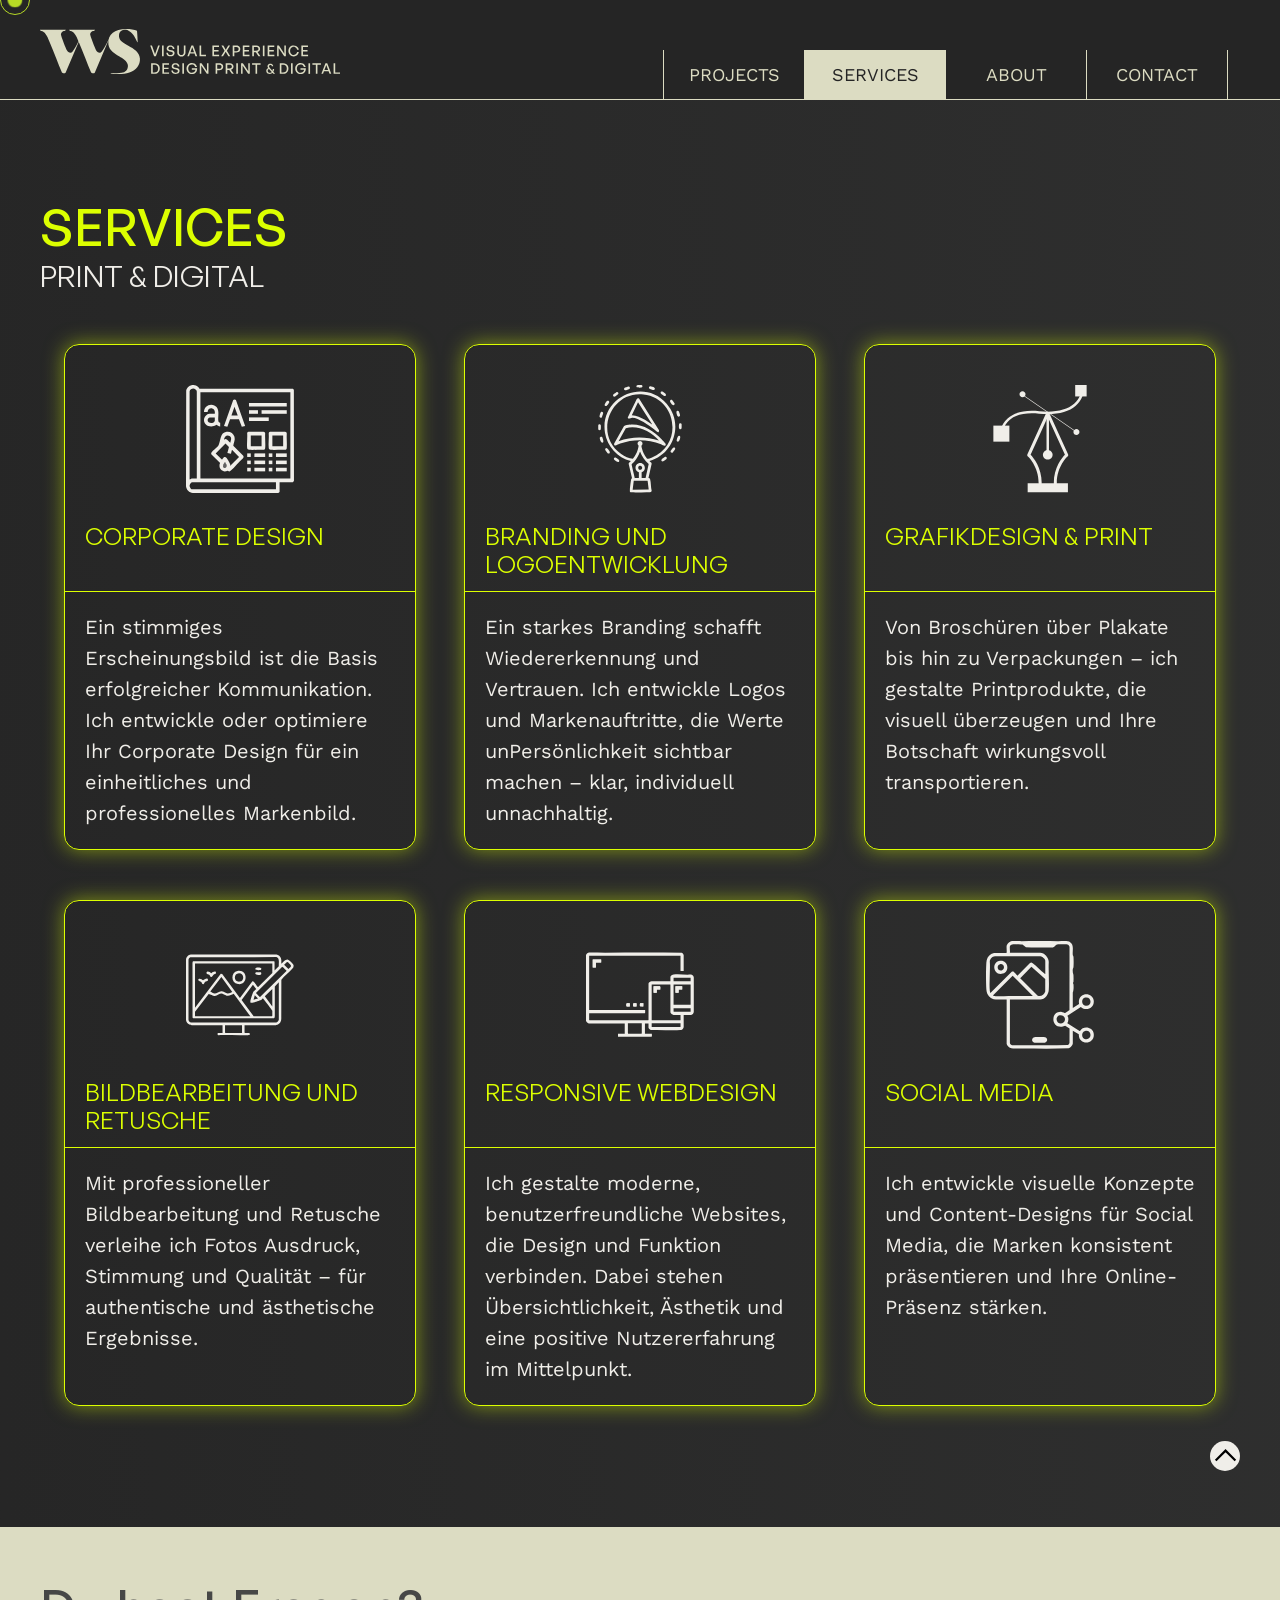
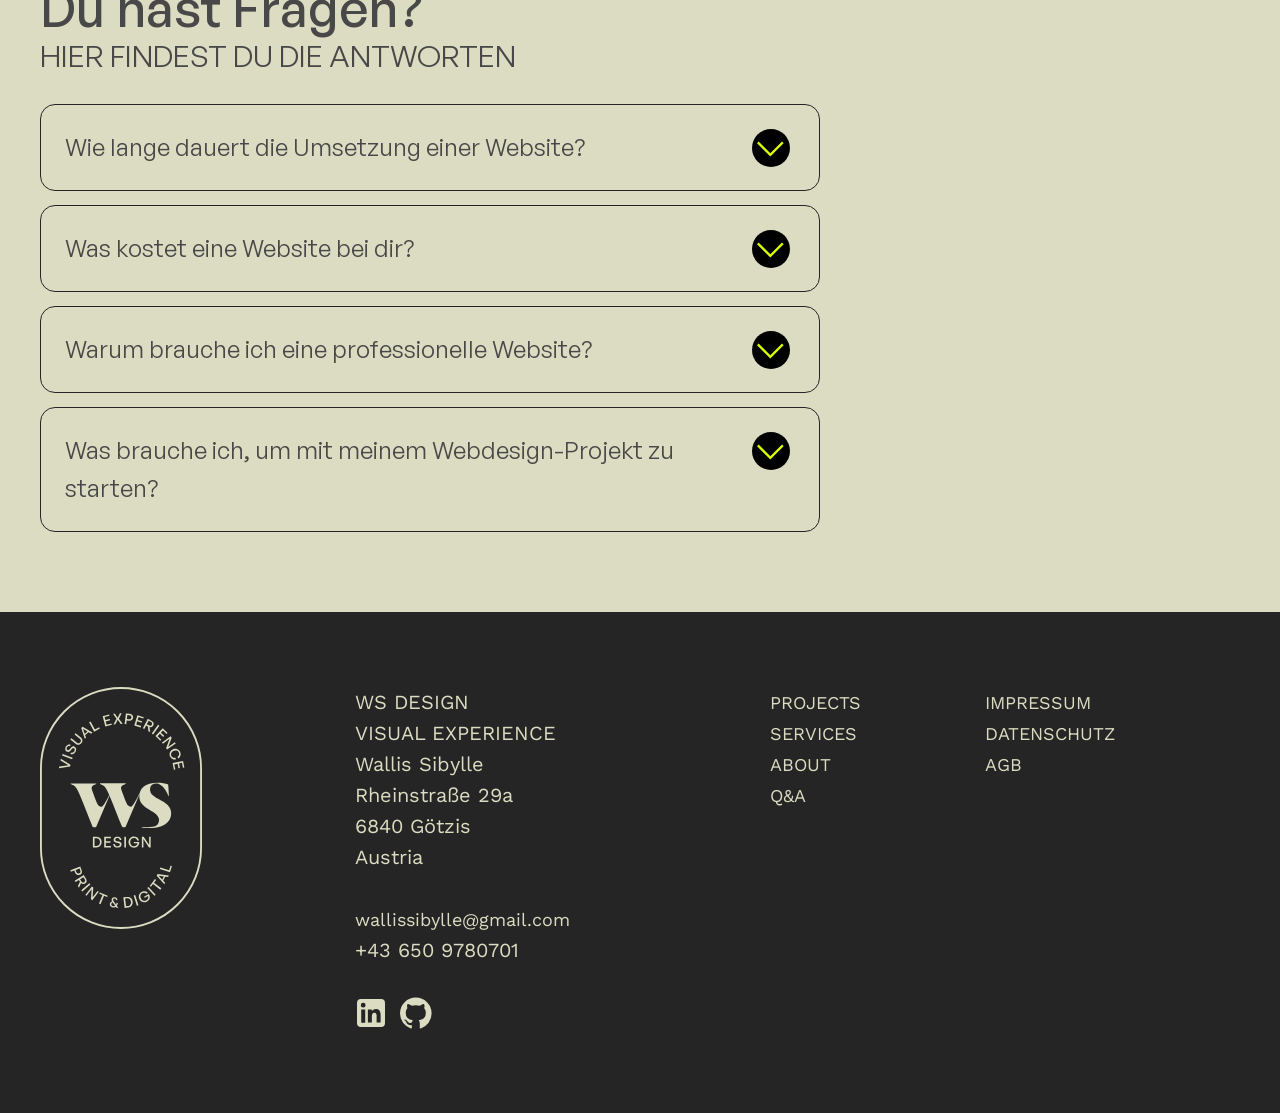
<file: services.html>
<!DOCTYPE html>
<html lang="de">
<head>
  <meta charset="UTF-8">
  <meta name="viewport" content="width=device-width, initial-scale=1.0">
  <meta name="description" content="WS – Wallis Sibylle - Visual Experience Design Print & Digital – Ich gestalte und entwickle Werbemittel aller Art und Websites für Ihr Kleinunternehmen. Dies ist eine Portfolio-Website, welche zu Bildungszwecken erstellt wurde.">
  <title>Services | Visual Experience Design | Wallis Sibylle </title>
  <link rel="icon" type="image/png" href="./images/WS-Favicon.png">
  <link rel="stylesheet" href="./css/styles.css">
</head>
<body id="nav-open">

  <!-- Cursor -->
  <div class="inner-cursor"></div>
  <div class="outer-cursor"></div>
  
  <!-- Header --> 
<header class="navigation">                
<div class="wrapper">
<div class="row">
    <div class="column col_1_3 logo">
      <a href="index.html"><img src="./images/WS-Logo-quer-RGB.svg" width="300" height="53" alt="Logo WS Visual Experience Design Print & Digital"></a>
    </div>
    <div class="column col_2_3">
    <a class="nav-toggle nav-open" href="#nav-open">≡ Menü öffnen</a>
    <a class="nav-toggle nav-closed" href="#nav-closed">≡ Menü schließen</a>
      <nav>
      <ul id="navigation">
      <li><a href="index.html">Projects</a>
            <ul>
      <li><a href="meine-projekte.html">Meine Projekte</a></li>
      <li><a href="portfolio-DAVILLA.html">Portfolio</a></li>
      </ul></li>
      <li><a href="services.html" class="active">Services</a>
      <ul>
      <li><a class="first" href="branding.html">Branding</a></li>
      <li><a href="ci-design.html">CI Design</a></li>
      <li><a href="grafikdesign.html">Grafikdesign</a></li>
      <li><a href="bildbearbeitung.html">Bildbearbeitung</a></li>
      <li><a href="webdesign.html">Webdesign</a></li>
      <li><a href="social-media.html">Social Media</a></li>
      <li><a href="styleguide.html">Styleguide</a></li>
      </ul>
      </li>
      <li><a href="about.html">About</a></li>
      <li><a href="contact.html">Contact</a></li>
      </ul>
      </nav>
    </div>
</div>
</div>
<!-- Info zu Services -->
<script> 
alert("Liebe/r Besucher/in! Danke, dass Sie sich für meine Website interessieren. Diese Website wurde für Bildungszwecke mit viel ♥ im OFG-Kurs für Webdesign erstellt. Die Seite dient als Portfolio für Job-Bewerbungen. Derzeit darf ich die selbständigen Services leider nicht anbieten, aber schauen Sie sich gerne weiter um!"); 
</script>
</header>
 
<!-- Leistungen --> 
<section class="services">                
<div class="wrapper">
  <h2>Services</h2>
  <h5>Print & Digital</h5>
  <div class="row">
  <div class="column col_1_3">
    <img src="./images/Icon-Corporate-Design.svg" width="108" height="108" alt="Icon Corporate Design">
    <h6><a href="ci-design.html" class="link">Corporate Design</a></h6>
    <p>Ein stimmiges Erscheinungsbild ist die Basis erfolgreicher Kommunikation. Ich entwickle oder optimiere Ihr Corporate Design für ein einheitliches und professionelles Markenbild.</p>
  </div>

  <div class="column col_1_3">
    <img src="./images/Icon-Branding.svg" width="108" height="108" alt="Icon Branding und Logoentwicklung">
    <h6><a href="branding.html" class="link">Branding und Logoentwicklung</a></h6>
    <p>Ein starkes Branding schafft Wiedererkennung und Vertrauen. Ich entwickle Logos und Markenauftritte, die Werte unPersönlichkeit sichtbar machen – klar, individuell unnachhaltig.</p>
  </div>

  <div class="column col_1_3">
    <img src="./images/Icon-Grafikdesign.svg" width="108" height="108" alt="Icon Grafikdesign & Print">
    <h6><a href="grafikdesign.html" class="link">Grafikdesign & Print</a></h6>
    <p>Von Broschüren über Plakate bis hin zu Verpackungen – ich gestalte Printprodukte, die visuell überzeugen und Ihre Botschaft wirkungsvoll transportieren.</p>
  </div>
  </div>

<div class="row">
<div class="column col_1_3">
  <img src="./images/Icon-Bildbearbeitung.svg" width="108" height="108" alt="Icon Bildbearbeitung und Retusche">
  <h6><a href="bildbearbeitung.html" class="link">Bildbearbeitung und Retusche</a></h6>
  <p>Mit professioneller Bildbearbeitung und Retusche verleihe ich Fotos Ausdruck, Stimmung und Qualität – für authentische und ästhetische Ergebnisse.</p>
</div>

<div class="column col_1_3">
  <img src="./images/Icon-Webdesign.svg" width="108" height="108" alt="Icon Responsive Webdesign">
  <h6><a href="webdesign.html" class="link">Responsive Webdesign</a></h6>
  <p>Ich gestalte moderne, benutzerfreundliche Websites, die Design und Funktion verbinden. Dabei stehen Übersichtlichkeit, Ästhetik und eine positive Nutzererfahrung im Mittelpunkt.</p>
</div>

<div class="column col_1_3">
  <img src="./images/Icon-Social-Media.svg" width="108" height="108" alt="Icon Social Media">
  <h6><a href="social-media.html" class="link">Social Media</a></h6>
  <p>Ich entwickle visuelle Konzepte und Content-Designs für Social Media, die Marken konsistent präsentieren und Ihre Online-Präsenz stärken.</p>
</div>
</div>

<a href="#"><img class="up" src="./images/Icon-To-Top.svg" width="30" height="30" alt="Go to Top"></a>
</div>

</section>


<!-- Questions & Answers -->
<section class="q-and-a">
<div class="wrapper">
<div class="row">    
<div class="column col_2_3">
<h2>Du hast Fragen?</h2>
<h5>Hier findest du die Antworten</h5>
<div class="accordion">
<div class="option">
<input type="checkbox" id="toggle1" class="toggle">
<label class="title" for="toggle1">Wie lange dauert die Umsetzung einer Website?</label>
<div class="content">
<p>Jede Webseite ist einzigartig – genau wie dein Unternehmen! Eine Landingpage kann innerhalb von 4-6 Wochen fertig sein, während eine Multi-Page-Website je nach Umfang ab 8 Wochen aufwärts dauert. Auch das Text- und falls vorhanden Bildmaterial seitens des Kunden sollte möglichst bald vorhanden sein.</p>
</div>
</div>
<div class="option">
<input type="checkbox" id="toggle2" class="toggle">
<label class="title" for="toggle2">Was kostet eine Website bei dir?</label>
<div class="content">
<p>Das hängt von deinen Anforderungen ab. Eine Landingpage könnte ab 1.200€ starten, eine Multi-Page-Website ab 2.500€. Aber keine Sorge: Ich bespreche alles im Detail mit dir und finde die beste Lösung für dein Budget. Beachte, dass neben den einmaligen Kosten für die Erstellung auch Grundkosten wie Hosting und Domain anfallen. Auch für die regelmäßige Aktualisierung können weitere Kosten dazukommen.</p>
</div>
</div>
<div class="option">
<input type="checkbox" id="toggle3" class="toggle">
<label class="title" for="toggle3">Warum brauche ich eine professionelle Website?</label>
<div class="content">
<p>Deine Website ist meist der erste Eindruck, den potenzielle Kunden von deinem Unternehmen bekommen. Innerhalb weniger Sekunden entscheidet sich, ob Vertrauen entsteht.
Eine professionelle Website präsentiert deine Leistungen klar, wirkt seriös und ist auf allen Geräten optimal nutzbar. Sie informiert, überzeugt und unterstützt aktiv bei der Kundengewinnung.
Kurz gesagt: Sie macht dein Unternehmen sichtbar, stärkt deine Marke und ist ein wichtiges Werkzeug für nachhaltigen Erfolg.</p>
</div>
</div>
<div class="option">
<input type="checkbox" id="toggle4" class="toggle">
<label class="title" for="toggle4">Was brauche ich, um mit meinem Webdesign-Projekt zu starten?</label>
<div class="content">
<p>Eine grobe Vorstellung davon, was du mit deiner Website erreichen möchtest, reicht völlig aus.
Wenn bereits ein Logo, Texte oder Bilder vorhanden sind – perfekt. Falls nicht, entwickeln wir diese Grundlagen gemeinsam Schritt für Schritt. Auch für ein Branding stehe ich dir gerne zur Verfügung.
Du musst nicht alles vorbereitet haben und auch kein Technik-Profi sein. Ich begleite dich durch den gesamten Prozess – strukturiert, verständlich und transparent.</p>
</div>
</div>
</div>
</div>
</div>
</div>
</section>


<!-- Footer --> 
<footer class="footer">                
<div class="wrapper">
<div class="row">
    <div class="column col_1_4 logo">      
      <img src="./images/WS-Logo-RGB-hoch.svg" width="162" height="242" alt="Logo WS Design">
    </div>
<div class="column col_1_4 adress">
      <p>WS DESIGN<br>VISUAL EXPERIENCE<br>Wallis Sibylle<br>Rheinstraße 29a<br>6840 Götzis<br>Austria<br><br></p>
      <p><a href="mailto:wallissibylle@gmail.com">wallissibylle@gmail.com</a></p>
     <p>+43 650 9780701</p> <br>
      <a href="https://www.linkedin.com/in/sibylle-wallis-9a10b93b3/" target="_blank">
      <svg xmlns="http://www.w3.org/2000/svg" width="32" height="32" viewBox="0 0 16 16">
      <path fill="currentColor" fill-rule="evenodd" d="M3 1a2 2 0 0 0-2 2v10a2 2 0 0 0 2 2h10a2 2 0 0 0 2-2V3a2 2 0 0 0-2-2H3Zm1.102 4.297a1.195 1.195 0 1 0 0-2.39a1.195 1.195 0 0 0 0 2.39Zm1 7.516V6.234h-2v6.579h2ZM6.43 6.234h2v.881c.295-.462.943-1.084 2.148-1.084c1.438 0 2.219.953 2.219 2.766c0 .087.008.484.008.484v3.531h-2v-3.53c0-.485-.102-1.438-1.18-1.438c-1.079 0-1.17 1.198-1.195 1.982v2.986h-2V6.234Z" clip-rule="evenodd"/>
      </svg></a>

    <a href="https://github.com/Sibylle78" target="_blank">
    <svg xmlns="http://www.w3.org/2000/svg" width="32" height="32" viewBox="0 0 432 416">
    <path fill="currentColor" d="M213.5 0q88.5 0 151 62.5T427 213q0 70-41 125.5T281 416q-14 2-14-11v-58q0-27-15-40q44-5 70.5-27t26.5-77q0-34-22-58q11-26-2-57q-18-5-58 22q-26-7-54-7t-53 7q-18-12-32.5-17.5T107 88h-6q-12 31-2 57q-22 24-22 58q0 55 27 77t70 27q-11 10-13 29q-42 18-62-18q-12-20-33-22q-2 0-4.5.5t-5 3.5t8.5 9q14 7 23 31q1 2 2 4.5t6.5 9.5t13 10.5T130 371t30-2v36q0 13-14 11q-64-22-105-77.5T0 213q0-88 62.5-150.5T213.5 0z"/>
    </svg></a>
    </div>

    <div class="column col_1_4 left">
      <a href="meine-projekte.html">Projects</a><br>
      <a href="services.html">Services</a><br>
      <a href="about.html">About</a><br>
      <a href="q&a.html">q&a</a>
    </div>
    <div class="column col_1_4 right">
      <a href="impressum.html">Impressum</a><br>
      <a href="datenschutz.html">Datenschutz</a><br>
      <a href="agb.html">AGB</a>
    </div>
</div>
</div>
</footer>
<script src="js/app.js"></script>
</body>
</html>
</file>
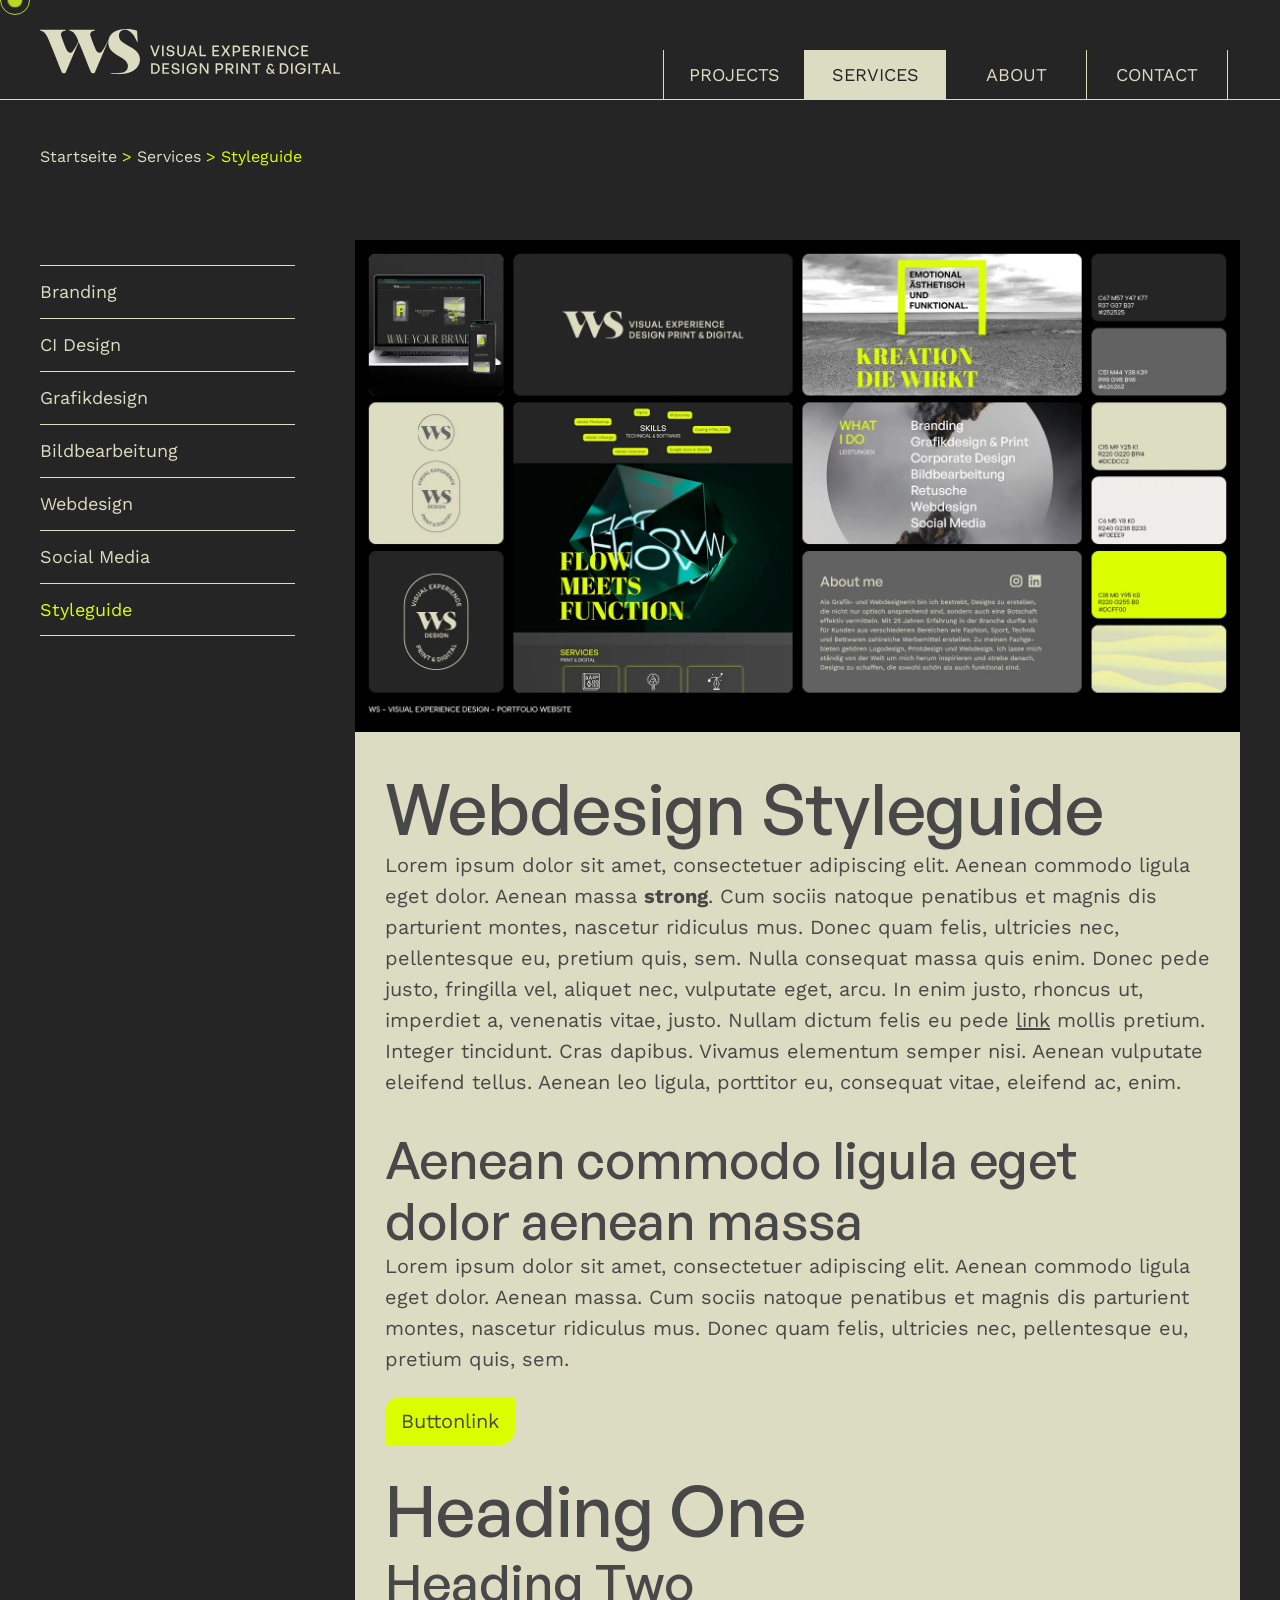
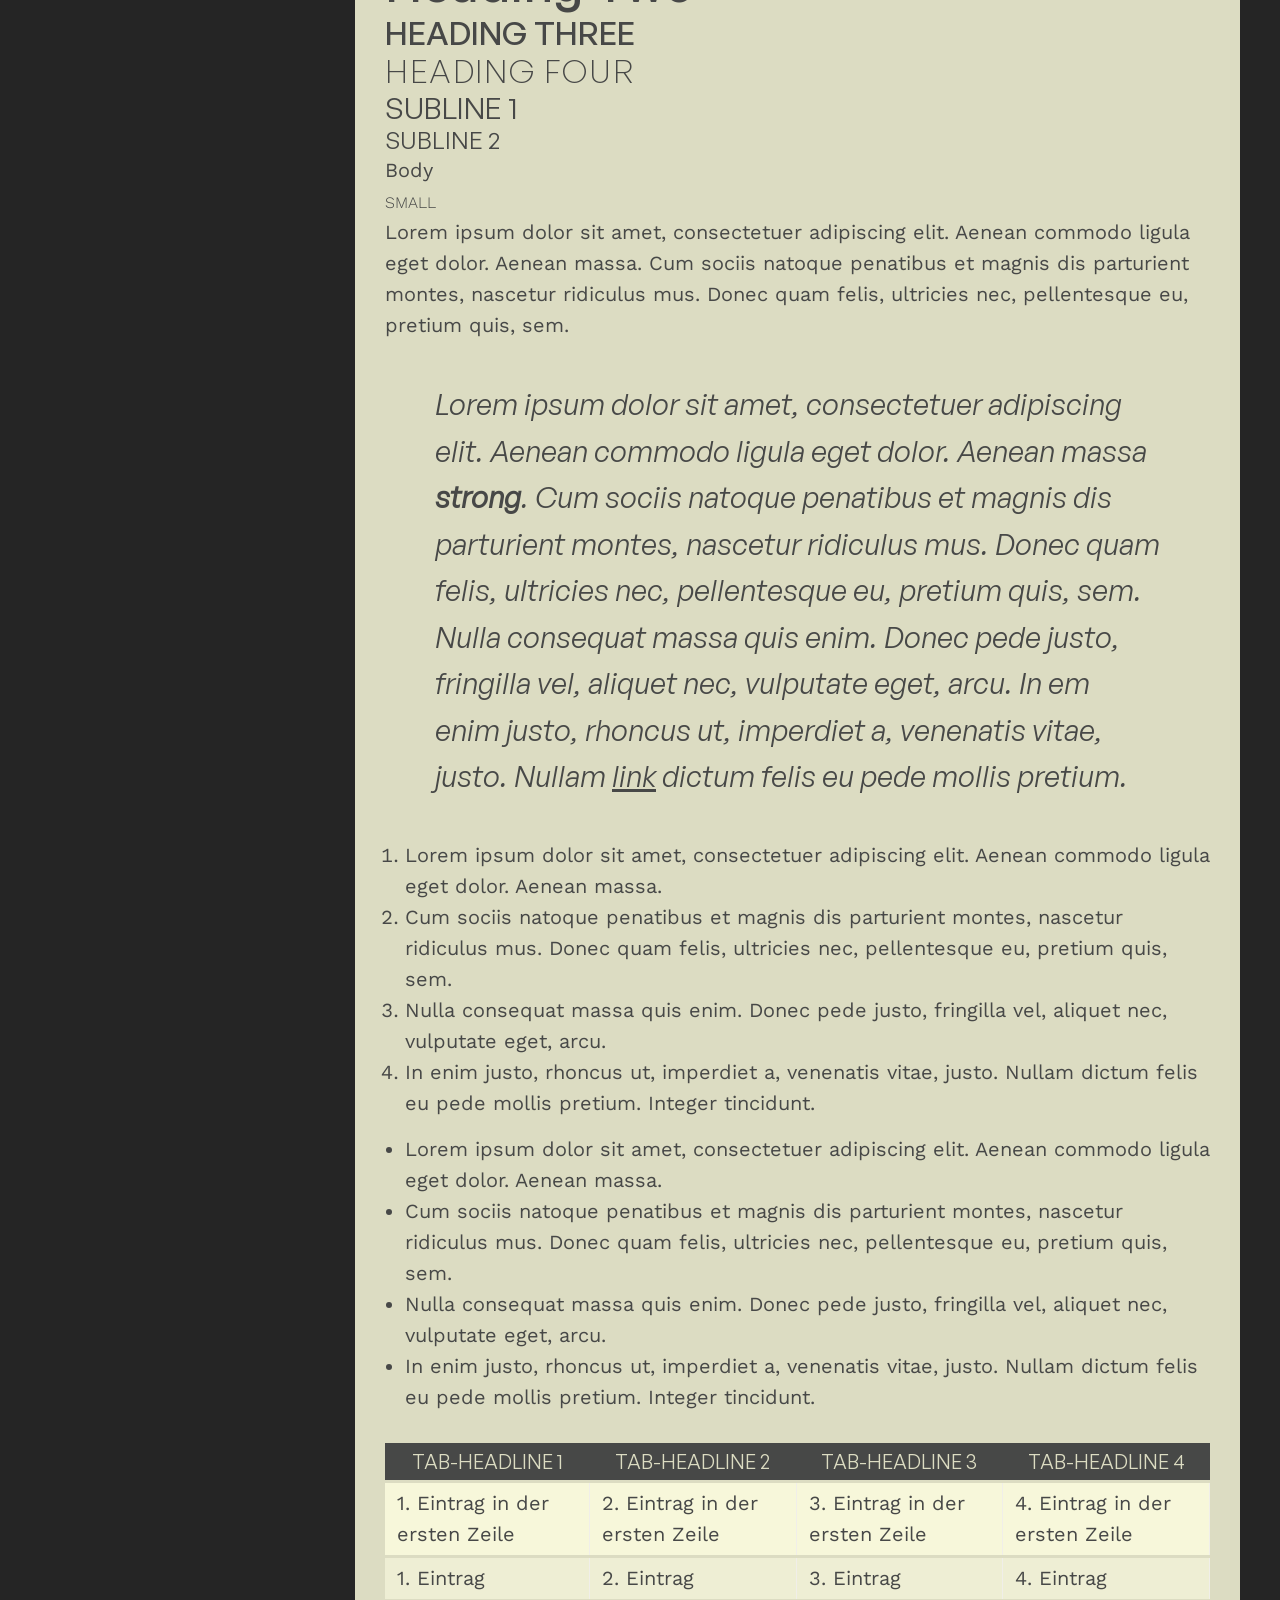
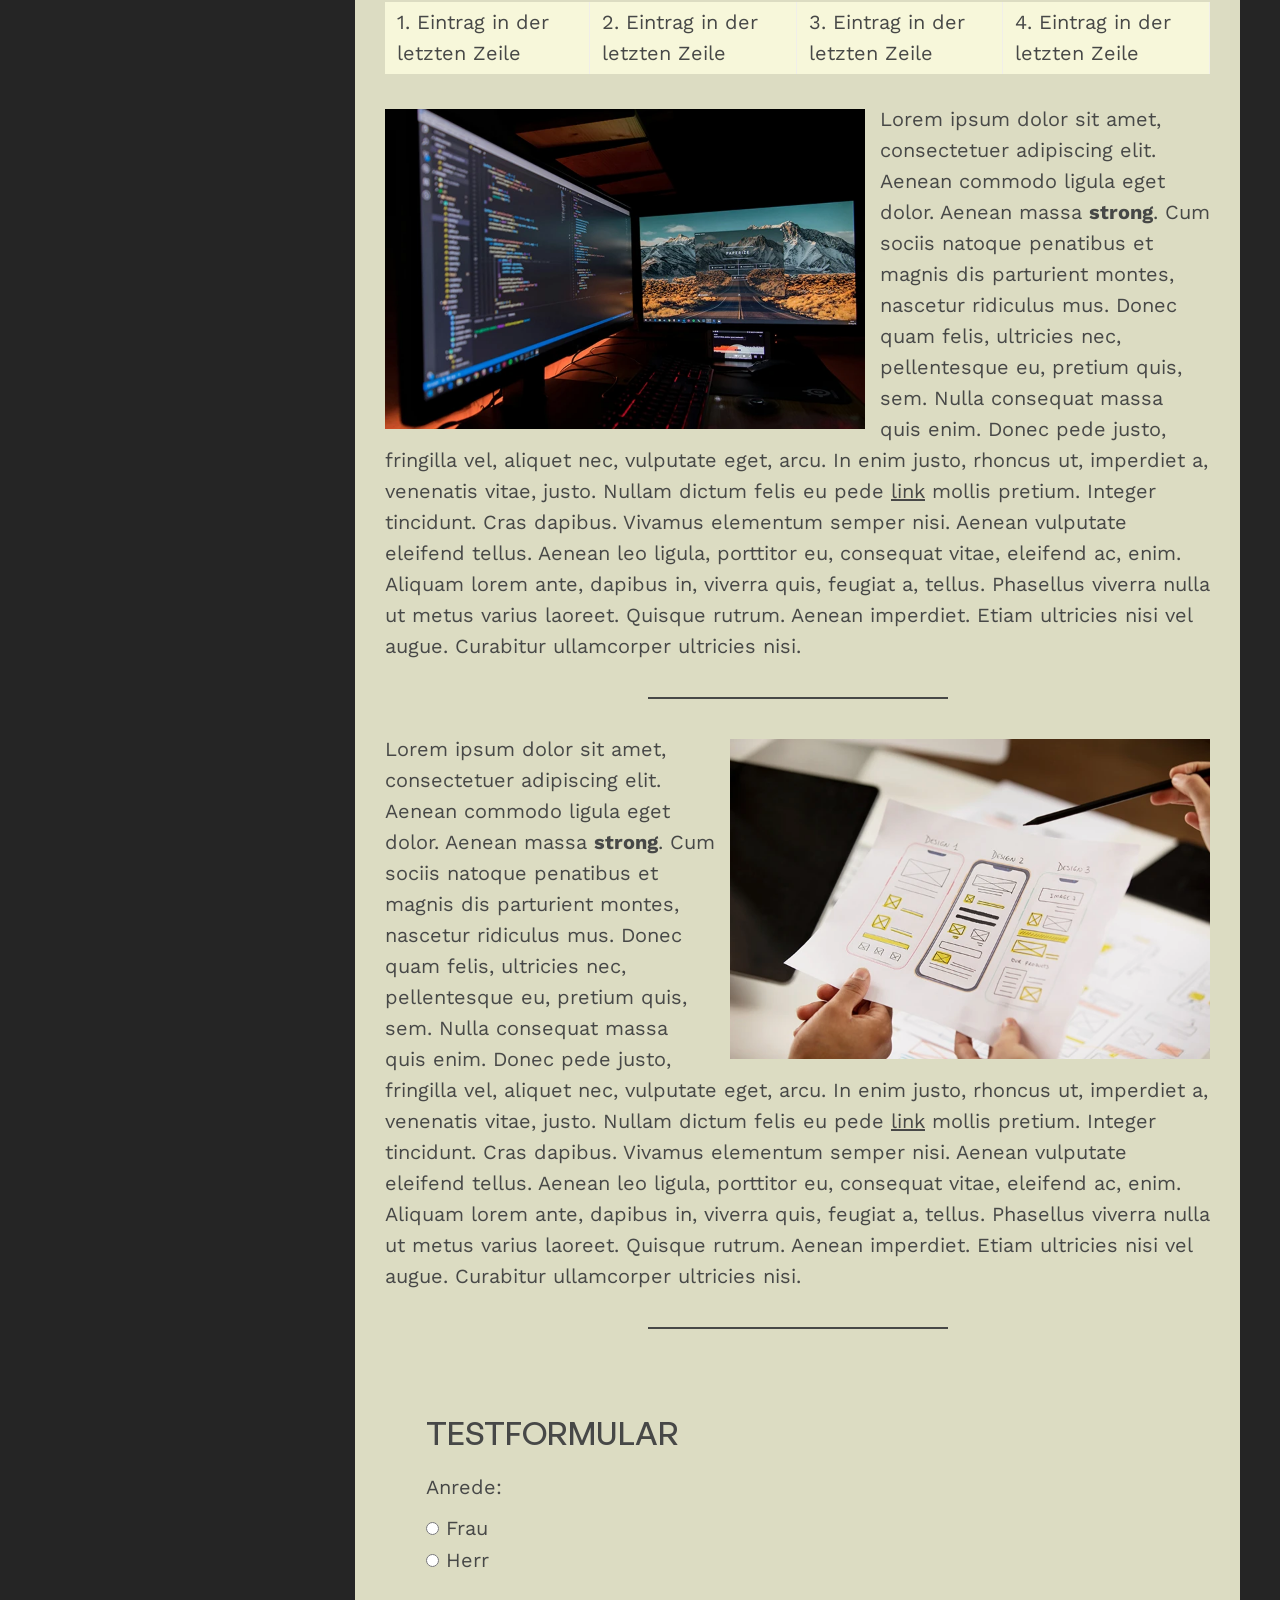
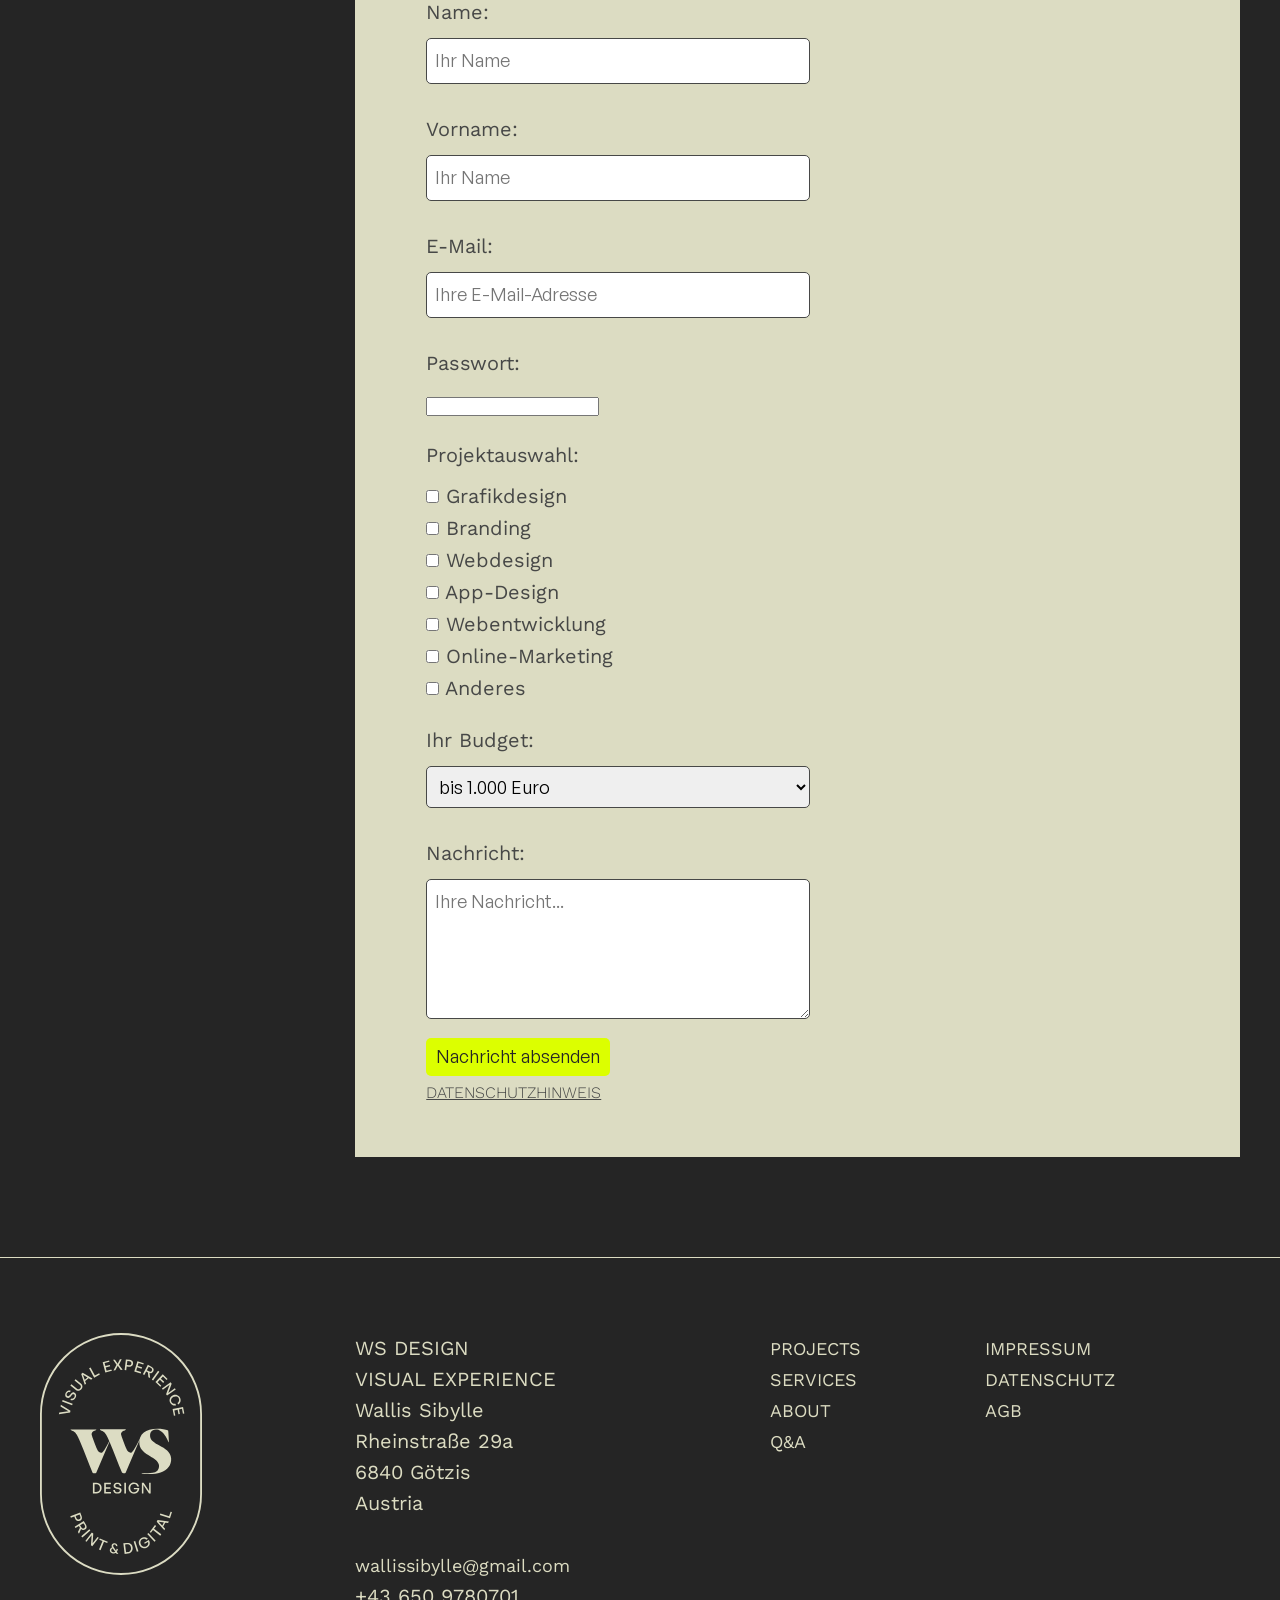
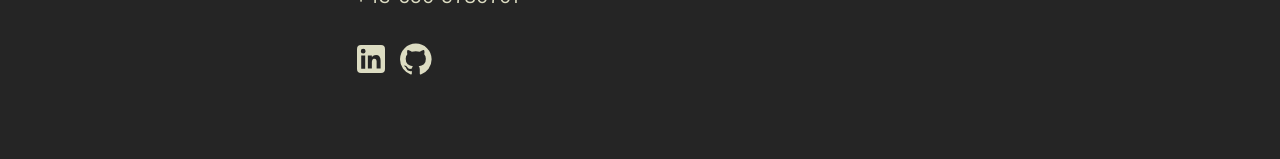
<file: styleguide.html>
<!DOCTYPE html>
<html lang="de">
<head>
  <meta charset="UTF-8">
  <meta name="viewport" content="width=device-width, initial-scale=1.0">
  <meta name="description" content="WS – Wallis Sibylle - Visual Experience Design Print & Digital – Ich gestalte und entwickle Werbemittel aller Art und Websites für Ihr Kleinunternehmen. Dies ist eine Portfolio-Website, welche zu Bildungszwecken erstellt wurde.">
  <title>Styleguide | Visual Experience Design | Wallis Sibylle </title>
  <link rel="icon" type="image/png" href="./images/WS-Favicon.png">
  <link rel="stylesheet" href="./css/styles.css">
</head>
<body id="nav-open">

<!-- Cursor -->
<div class="inner-cursor"></div>
<div class="outer-cursor"></div>
   
  <!-- Header --> 
<header class="navigation">                
<div class="wrapper">
<div class="row">
    <div class="column col_1_3 logo">
      <a href="index.html"><img src="./images/WS-Logo-quer-RGB.svg" width="300" height="53" alt="Logo WS Visual Experience Design Print & Digital"></a>
    </div>
    <div class="column col_2_3">
    <a class="nav-toggle nav-open" href="#nav-open">≡ Menü öffnen</a>
    <a class="nav-toggle nav-closed" href="#nav-closed">≡ Menü schließen</a>
      <nav>
      <ul id="navigation">
      <li><a href="index.html">Projects</a>
            <ul>
      <li><a href="meine-projekte.html">Meine Projekte</a></li>
      <li><a href="portfolio-DAVILLA.html">Portfolio</a></li>
      </ul></li>
      <li><a href="services.html" class="active">Services</a>
      <ul>
      <li><a class="first" href="branding.html">Branding</a></li>
      <li><a href="ci-design.html">CI Design</a></li>
      <li><a href="grafikdesign.html">Grafikdesign</a></li>
      <li><a href="bildbearbeitung.html">Bildbearbeitung</a></li>
      <li><a href="webdesign.html">Webdesign</a></li>
      <li><a href="social-media.html">Social Media</a></li>
      <li><a href="styleguide.html">Styleguide</a></li>
      </ul>
      </li>
      <li><a href="about.html">About</a></li>
      <li><a href="contact.html">Contact</a></li>
      </ul>
      </nav>
    </div>
</div>
</div>
</header>
 
 <!-- Breadcrumb -->
<section class="breadcrumb">
<div class="wrapper">
<div class="row">
<div class="column col_1"><a href="index.html">Startseite</a> > <a href="services.html">Services</a> > Styleguide</div>
</div>
</div>
</section>

<!--   Subnavigation   -->
<section class="subnavigation">
<div class="wrapper">
<div class="row">
<div class="column col_1_4">
<ul id="subnavigation">
<li><a href="branding.html">Branding</a></li>
<li><a href="ci-design.html">CI Design</a></li>
<li><a href="grafikdesign.html">Grafikdesign</a></li>
<li><a href="bildbearbeitung.html">Bildbearbeitung</a></li>
<li><a href="webdesign.html">Webdesign</a></li>
<li><a href="social-media.html">Social Media</a></li>
<li><a href="styleguide.html" class="active">Styleguide</a></li>
</ul>
</div>
<div class="column col_3_4 styleguide">
<img src="images/Styleguide-Website.webp" width="900" alt="Webdesign">

<div class="text">
<h1>Webdesign Styleguide</h1>
                                
<p>Lorem ipsum dolor sit amet, consectetuer adipiscing 
elit. Aenean commodo ligula eget dolor. Aenean massa 
<strong>strong</strong>. Cum sociis natoque penatibus 
et magnis dis parturient montes, nascetur ridiculus 
mus. Donec quam felis, ultricies nec, pellentesque 
eu, pretium quis, sem. Nulla consequat massa quis 
enim. Donec pede justo, fringilla vel, aliquet nec, 
vulputate eget, arcu. In enim justo, rhoncus ut, 
imperdiet a, venenatis vitae, justo. Nullam dictum 
felis eu pede <a class="external ext" href="#">link</a> 
mollis pretium. Integer tincidunt. Cras dapibus. 
Vivamus elementum semper nisi. Aenean vulputate 
eleifend tellus. Aenean leo ligula, porttitor eu, 
consequat vitae, eleifend ac, enim.</p>
 <br>
<h2>Aenean commodo ligula eget dolor aenean massa</h2>
 
<p>Lorem ipsum dolor sit amet, consectetuer adipiscing 
elit. Aenean commodo ligula eget dolor. Aenean massa. 
Cum sociis natoque penatibus et magnis dis parturient 
montes, nascetur ridiculus mus. Donec quam felis, 
ultricies nec, pellentesque eu, pretium quis, sem.</p>
<br>
  <a class="button-quer" href="#">Buttonlink</a></p>
 <br>
<h1>Heading One</h1>
<h2>Heading Two</h2>
<h3>Heading Three</h3>
<h4>Heading Four</h4>
<h5>Subline 1</h5>
<h6>Subline 2</h6>
<p>Body</p>
<small>Small</small>
 <br>
<p>Lorem ipsum dolor sit amet, consectetuer adipiscing 
elit. Aenean commodo ligula eget dolor. Aenean massa. 
Cum sociis natoque penatibus et magnis dis parturient 
montes, nascetur ridiculus mus. Donec quam felis, 
ultricies nec, pellentesque eu, pretium quis, sem.</p>
<blockquote>
Lorem ipsum dolor sit amet, consectetuer 
adipiscing elit. Aenean commodo ligula eget dolor. 
Aenean massa <strong>strong</strong>. Cum sociis 
natoque penatibus et magnis dis parturient montes, 
nascetur ridiculus mus. Donec quam felis, ultricies 
nec, pellentesque eu, pretium quis, sem. Nulla consequat 
massa quis enim. Donec pede justo, fringilla vel, 
aliquet nec, vulputate eget, arcu. In <em>em</em> 
enim justo, rhoncus ut, imperdiet a, venenatis vitae, 
justo. Nullam <a class="external ext" href="#">link</a>
dictum felis eu pede mollis pretium.
</blockquote>
<ol>
  <li>Lorem ipsum dolor sit amet, consectetuer adipiscing 
  elit. Aenean commodo ligula eget dolor. Aenean 
  massa.</li>
  <li>Cum sociis natoque penatibus et magnis dis 
  parturient montes, nascetur ridiculus mus. Donec quam 
  felis, ultricies nec, pellentesque eu, pretium quis, 
  sem.</li>
  <li>Nulla consequat massa quis enim. Donec pede justo, 
  fringilla vel, aliquet nec, vulputate eget, arcu.</li>
  <li>In enim justo, rhoncus ut, imperdiet a, venenatis 
  vitae, justo. Nullam dictum felis eu pede mollis 
  pretium. Integer tincidunt.</li>
</ol>
 
<ul>
  <li>Lorem ipsum dolor sit amet, consectetuer adipiscing 
  elit. Aenean commodo ligula eget dolor. Aenean 
  massa.</li>
  <li>Cum sociis natoque penatibus et magnis dis 
  parturient montes, nascetur ridiculus mus. Donec quam 
  felis, ultricies nec, pellentesque eu, pretium quis, 
  sem.</li>
  <li>Nulla consequat massa quis enim. Donec pede justo, 
  fringilla vel, aliquet nec, vulputate eget, arcu.</li>
  <li>In enim justo, rhoncus ut, imperdiet a, venenatis 
  vitae, justo. Nullam dictum felis eu pede mollis 
  pretium. Integer tincidunt.</li>
</ul>
 
<table>
<thead>
  <tr>
    <th>Tab-Headline 1</th>
    <th>Tab-Headline 2</th>
    <th>Tab-Headline 3</th>
    <th>Tab-Headline 4</th>
  </tr>
</thead>
  <tr>
    <td>1. Eintrag in der ersten Zeile</td>
    <td>2. Eintrag in der ersten Zeile</td>
    <td>3. Eintrag in der ersten Zeile</td>
    <td>4. Eintrag in der ersten Zeile</td>
  </tr>
  <tr>
    <td>1. Eintrag</td>
    <td>2. Eintrag</td>
    <td>3. Eintrag</td>
    <td>4. Eintrag</td>
  </tr>
  <tr>
    <td>1. Eintrag in der letzten Zeile</td>
    <td>2. Eintrag in der letzten Zeile</td>
    <td>3. Eintrag in der letzten Zeile</td>
    <td>4. Eintrag in der letzten Zeile</td>
  </tr>
</table>
 
<img src="images/webdesign.webp" width="480" alt="" class="alignleft">
<p>Lorem ipsum dolor sit amet, consectetuer adipiscing 
elit. Aenean commodo ligula eget dolor. Aenean massa 
<strong>strong</strong>. Cum sociis natoque penatibus 
et magnis dis parturient montes, nascetur ridiculus 
mus. Donec quam felis, ultricies nec, pellentesque 
eu, pretium quis, sem. Nulla consequat massa quis 
enim. Donec pede justo, fringilla vel, aliquet nec, 
vulputate eget, arcu. In enim justo, rhoncus ut, 
imperdiet a, venenatis vitae, justo. Nullam dictum 
felis eu pede <a class="external ext" href="#">link</a> 
mollis pretium. Integer tincidunt. Cras dapibus. 
Vivamus elementum semper nisi. Aenean vulputate 
eleifend tellus. Aenean leo ligula, porttitor eu, 
consequat vitae, eleifend ac, enim. Aliquam lorem ante, 
dapibus in, viverra quis, feugiat a, tellus. Phasellus 
viverra nulla ut metus varius laoreet. Quisque rutrum. 
Aenean imperdiet. Etiam ultricies nisi vel augue. 
Curabitur ullamcorper ultricies nisi.</p>
<hr>
<img src="images/UX_UI.webp" width="480" alt="" class="alignright">
<p>Lorem ipsum dolor sit amet, consectetuer adipiscing 
elit. Aenean commodo ligula eget dolor. Aenean massa 
<strong>strong</strong>. Cum sociis natoque penatibus 
et magnis dis parturient montes, nascetur ridiculus 
mus. Donec quam felis, ultricies nec, pellentesque 
eu, pretium quis, sem. Nulla consequat massa quis 
enim. Donec pede justo, fringilla vel, aliquet nec, 
vulputate eget, arcu. In enim justo, rhoncus ut, 
imperdiet a, venenatis vitae, justo. Nullam dictum 
felis eu pede <a class="external ext" href="#">link</a> 
mollis pretium. Integer tincidunt. Cras dapibus. 
Vivamus elementum semper nisi. Aenean vulputate 
eleifend tellus. Aenean leo ligula, porttitor eu, 
consequat vitae, eleifend ac, enim. Aliquam lorem ante, 
dapibus in, viverra quis, feugiat a, tellus. Phasellus 
viverra nulla ut metus varius laoreet. Quisque rutrum. 
Aenean imperdiet. Etiam ultricies nisi vel augue. 
Curabitur ullamcorper ultricies nisi.</p>
<hr>
<div class="column col_1_2">
<h3>Testformular</h3>
<form action="formular.php" method="post">
<label for="gender">Anrede:</label>
<input type="radio" name="gender" value="male"> Frau<br>
<input type="radio" name="gender" value="female"> Herr
<label for="name">Name:</label>
<input type="text" id="name" name="name" placeholder="Ihr Name" required>
<label for="vorname">Vorname:</label>
<input type="text" id="vorname" name="vorname" placeholder="Ihr Name">
<label for="mail">E-Mail:</label>
<input type="email" id="mail" name="mail" placeholder="Ihre E-Mail-Adresse" required>
<label for="pass">Passwort:</label>
<input type="password" id="pass" name="passwort" minlength="8" required>
<label for="projekt">Projektauswahl:</label>
<input type="checkbox" name="projekt" value="grafikdesign"> Grafikdesign<br>
<input type="checkbox" name="projekt" value="branding"> Branding<br>
<input type="checkbox" name="projekt" value="webdesign"> Webdesign<br>
<input type="checkbox" name="projekt" value="appdesign"> App-Design<br>
<input type="checkbox" name="projekt" value="webentwicklung"> Webentwicklung<br>
<input type="checkbox" name="projekt" value="online-Marketing"> Online-Marketing<br>
<input type="checkbox" name="projekt" value="anderes"> Anderes<br>
<label for="anfrage">Ihr Budget:</label>
<select name="anfrage" size="1" id="anfrage">
<option>bis 1.000 Euro</option>
<option>1.000 - 5.000 Euro</option>
<option>5.000 - 10.000 Euro</option>
<option>ueber 10.000 Euro</option>
</select>
<label for="message">Nachricht:</label>
<textarea id="message" name="message" placeholder="Ihre Nachricht..."></textarea>
<input type="submit" value="Nachricht absenden" class="button-submit">
</form>
<small><a href="#">Datenschutzhinweis</a></small>
</div>
</div>
</div>
</div>
</div>
</section>

<!-- Footer --> 
<footer class="footer">                
<div class="wrapper">
<div class="row">
    <div class="column col_1_4 logo">      
      <img src="./images/WS-Logo-RGB-hoch.svg" width="162" height="242" alt="Logo WS Design">
    </div>
<div class="column col_1_4 adress">
      <p>WS DESIGN<br>VISUAL EXPERIENCE<br>Wallis Sibylle<br>Rheinstraße 29a<br>6840 Götzis<br>Austria<br><br></p>
      <p><a href="mailto:wallissibylle@gmail.com">wallissibylle@gmail.com</a></p>
     <p>+43 650 9780701</p> <br>
      <a href="https://www.linkedin.com/in/sibylle-wallis-9a10b93b3/" target="_blank">
      <svg xmlns="http://www.w3.org/2000/svg" width="32" height="32" viewBox="0 0 16 16">
      <path fill="currentColor" fill-rule="evenodd" d="M3 1a2 2 0 0 0-2 2v10a2 2 0 0 0 2 2h10a2 2 0 0 0 2-2V3a2 2 0 0 0-2-2H3Zm1.102 4.297a1.195 1.195 0 1 0 0-2.39a1.195 1.195 0 0 0 0 2.39Zm1 7.516V6.234h-2v6.579h2ZM6.43 6.234h2v.881c.295-.462.943-1.084 2.148-1.084c1.438 0 2.219.953 2.219 2.766c0 .087.008.484.008.484v3.531h-2v-3.53c0-.485-.102-1.438-1.18-1.438c-1.079 0-1.17 1.198-1.195 1.982v2.986h-2V6.234Z" clip-rule="evenodd"/>
      </svg></a>

    <a href="https://github.com/Sibylle78" target="_blank">
    <svg xmlns="http://www.w3.org/2000/svg" width="32" height="32" viewBox="0 0 432 416">
    <path fill="currentColor" d="M213.5 0q88.5 0 151 62.5T427 213q0 70-41 125.5T281 416q-14 2-14-11v-58q0-27-15-40q44-5 70.5-27t26.5-77q0-34-22-58q11-26-2-57q-18-5-58 22q-26-7-54-7t-53 7q-18-12-32.5-17.5T107 88h-6q-12 31-2 57q-22 24-22 58q0 55 27 77t70 27q-11 10-13 29q-42 18-62-18q-12-20-33-22q-2 0-4.5.5t-5 3.5t8.5 9q14 7 23 31q1 2 2 4.5t6.5 9.5t13 10.5T130 371t30-2v36q0 13-14 11q-64-22-105-77.5T0 213q0-88 62.5-150.5T213.5 0z"/>
    </svg></a>
    </div>

    <div class="column col_1_4 left">
      <a href="meine-projekte.html">Projects</a><br>
      <a href="services.html">Services</a><br>
      <a href="about.html">About</a><br>
      <a href="q&a.html">q&a</a>
    </div>
    <div class="column col_1_4 right">
      <a href="impressum.html">Impressum</a><br>
      <a href="datenschutz.html">Datenschutz</a><br>
      <a href="agb.html">AGB</a>
    </div>
</div>
</div>
</footer>
<script src="js/app.js"></script>
</body>
</html>
</file>
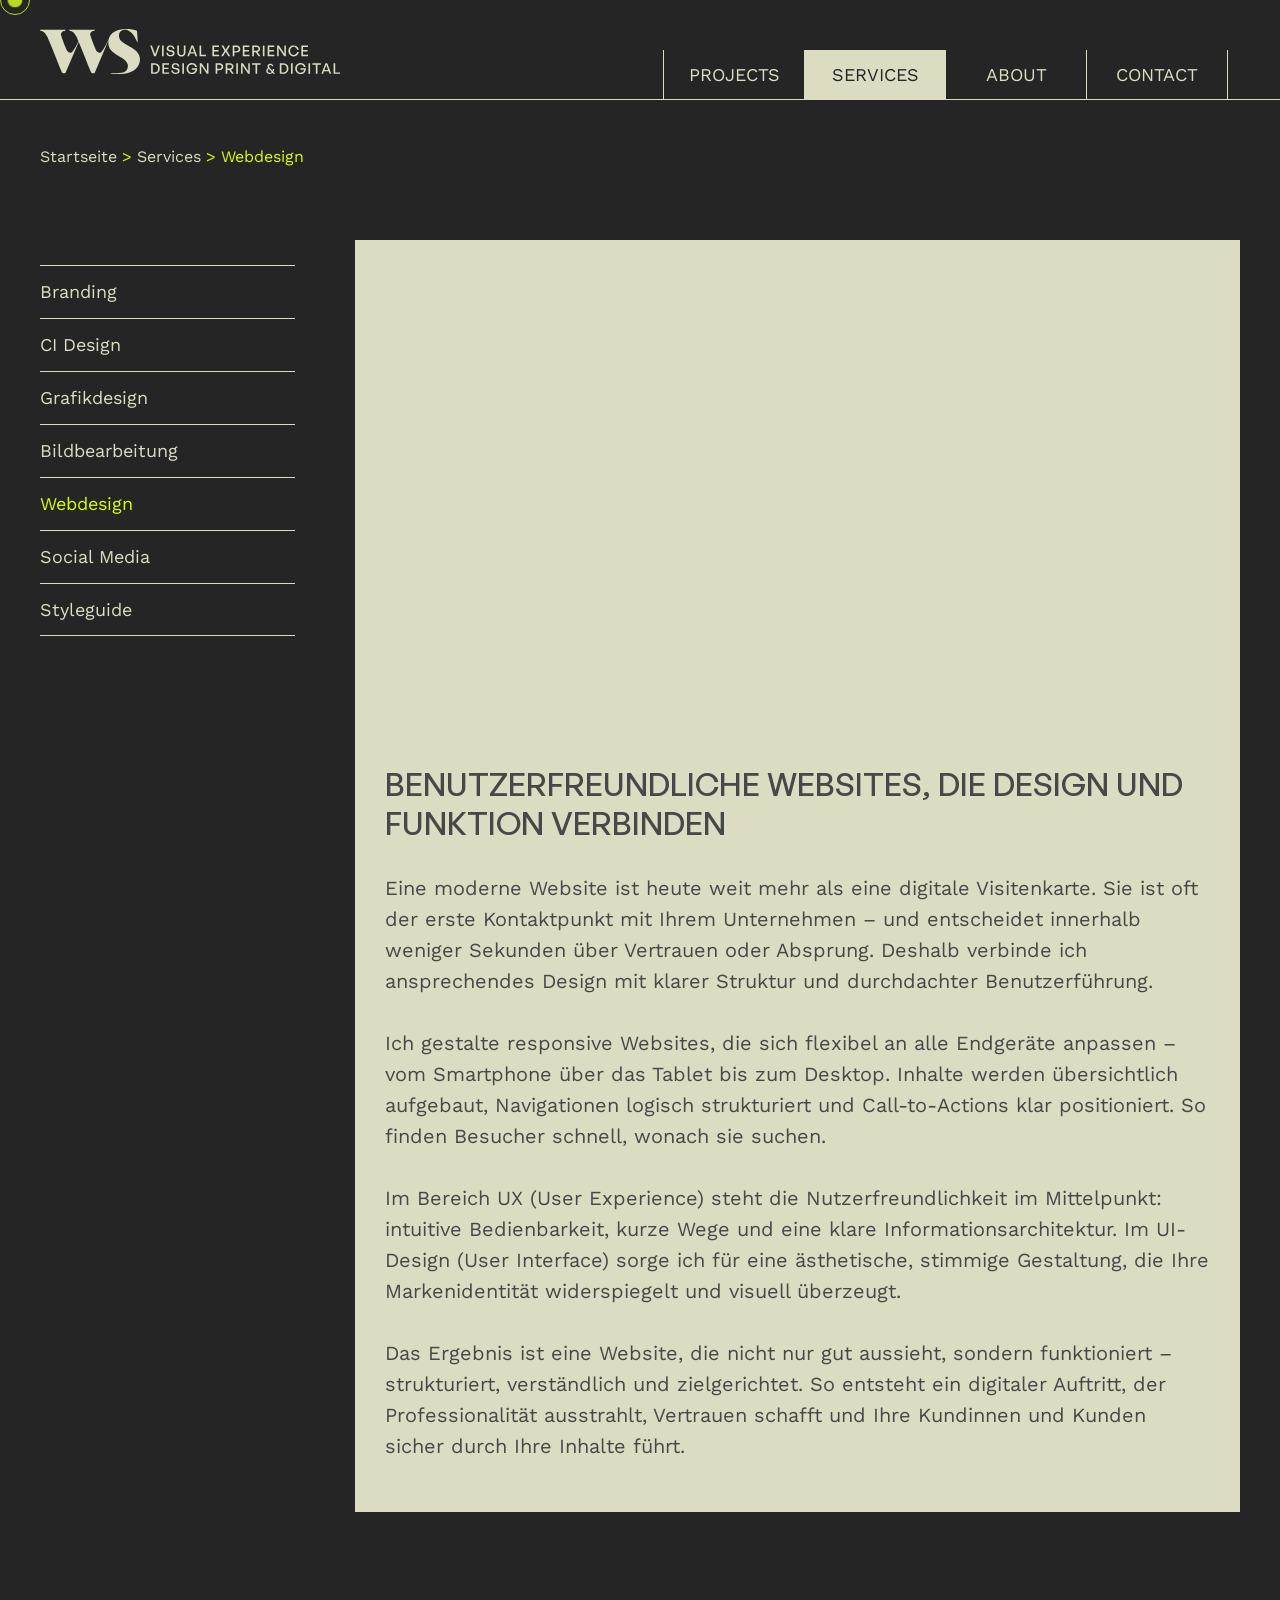
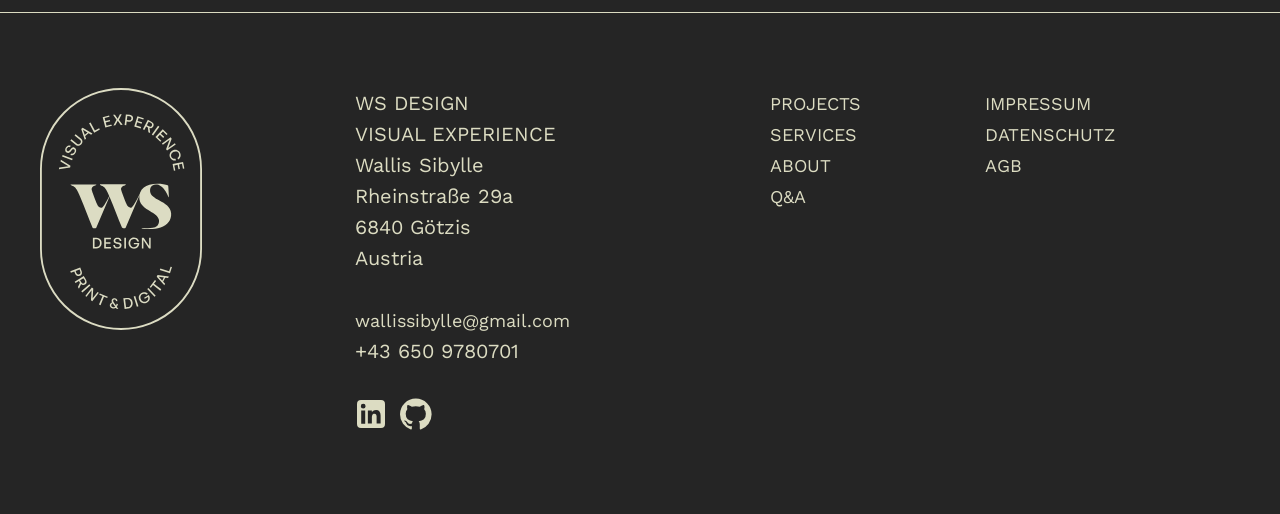
<file: webdesign.html>
<!DOCTYPE html>
<html lang="de">
<head>
  <meta charset="UTF-8">
  <meta name="viewport" content="width=device-width, initial-scale=1.0">
  <meta name="description" content="WS – Wallis Sibylle - Visual Experience Design Print & Digital – Ich gestalte und entwickle Werbemittel aller Art und Websites für Ihr Kleinunternehmen. Dies ist eine Portfolio-Website, welche zu Bildungszwecken erstellt wurde.">
  <title>Webdesign | Visual Experience Design | Wallis Sibylle </title>
  <link rel="icon" type="image/png" href="./images/WS-Favicon.png">
  <link rel="stylesheet" href="./css/styles.css">
</head>
<body id="nav-open">

<!-- Cursor -->
<div class="inner-cursor"></div>
<div class="outer-cursor"></div>
   
  <!-- Header --> 
<header class="navigation">                
<div class="wrapper">
<div class="row">
    <div class="column col_1_3 logo">
      <a href="index.html"><img src="./images/WS-Logo-quer-RGB.svg" width="300" height="53" alt="Logo WS Visual Experience Design Print & Digital"></a>
    </div>
    <div class="column col_2_3">
    <a class="nav-toggle nav-open" href="#nav-open">≡ Menü öffnen</a>
    <a class="nav-toggle nav-closed" href="#nav-closed">≡ Menü schließen</a>
      <nav>
      <ul id="navigation">
      <li><a href="index.html">Projects</a>
            <ul>
      <li><a href="meine-projekte.html">Meine Projekte</a></li>
      <li><a href="portfolio-DAVILLA.html">Portfolio</a></li>
      </ul></li>
      <li><a href="services.html" class="active">Services</a>
      <ul>
      <li><a class="first" href="branding.html">Branding</a></li>
      <li><a href="ci-design.html">CI Design</a></li>
      <li><a href="grafikdesign.html">Grafikdesign</a></li>
      <li><a href="bildbearbeitung.html">Bildbearbeitung</a></li>
      <li><a href="webdesign.html">Webdesign</a></li>
      <li><a href="social-media.html">Social Media</a></li>
      <li><a href="styleguide.html">Styleguide</a></li>
      </ul>
      </li>
      <li><a href="about.html">About</a></li>
      <li><a href="contact.html">Contact</a></li>
      </ul>
      </nav>
    </div>
</div>
</div>
</header>
 
 <!-- Breadcrumb -->
<section class="breadcrumb">
<div class="wrapper">
<div class="row">
<div class="column col_1"><a href="index.html">Startseite</a> > <a href="services.html">Services</a> > Webdesign</div>
</div>
</div>
</section>

<!--   Subnavigation   -->
<section class="subnavigation">
<div class="wrapper">
<div class="row">
<div class="column col_1_4">
<ul id="subnavigation">
<li><a href="branding.html">Branding</a></li>
<li><a href="ci-design.html">CI Design</a></li>
<li><a href="grafikdesign.html">Grafikdesign</a></li>
<li><a href="bildbearbeitung.html">Bildbearbeitung</a></li>
<li><a href="webdesign.html" class="active">Webdesign</a></li>
<li><a href="social-media.html">Social Media</a></li>
<li><a href="styleguide.html">Styleguide</a></li>
</ul>
</div>
<div class="column col_3_4 branding">
<div class="slider-services">
<img id="slide1" src="images/Webdesign-1.webp" alt="Responsive-Webdesign-Workflow">
<img id="slide2" src="images/Webdesign-2.webp" alt="UX-UI-Design">
<img id="slide3" src="images/Webdesign-3.webp" alt="Figma">
<img id="slide4" src="images/Webdesign-4.webp" alt="Coding-HTML-CSS">
</div>

<div class="text">
<h3>Benutzerfreundliche Websites, die Design und Funktion verbinden</h3>
<br>
<p>Eine moderne Website ist heute weit mehr als eine digitale Visitenkarte. Sie ist oft der erste Kontaktpunkt mit Ihrem Unternehmen – und entscheidet innerhalb weniger Sekunden über Vertrauen oder Absprung. Deshalb verbinde ich ansprechendes Design mit klarer Struktur und durchdachter Benutzerführung.
<br>
<br>
Ich gestalte responsive Websites, die sich flexibel an alle Endgeräte anpassen – vom Smartphone über das Tablet bis zum Desktop. Inhalte werden übersichtlich aufgebaut, Navigationen logisch strukturiert und Call-to-Actions klar positioniert. So finden Besucher schnell, wonach sie suchen.
<br>
<br>
Im Bereich UX (User Experience) steht die Nutzerfreundlichkeit im Mittelpunkt: intuitive Bedienbarkeit, kurze Wege und eine klare Informationsarchitektur. Im UI-Design (User Interface) sorge ich für eine ästhetische, stimmige Gestaltung, die Ihre Markenidentität widerspiegelt und visuell überzeugt.
<br>
<br>
Das Ergebnis ist eine Website, die nicht nur gut aussieht, sondern funktioniert – strukturiert, verständlich und zielgerichtet. So entsteht ein digitaler Auftritt, der Professionalität ausstrahlt, Vertrauen schafft und Ihre Kundinnen und Kunden sicher durch Ihre Inhalte führt.</p>
</div>

</div>
</div>
</div>
</section>

<!-- Footer --> 
<footer class="footer">                
<div class="wrapper">
<div class="row">
    <div class="column col_1_4 logo">      
      <img src="./images/WS-Logo-RGB-hoch.svg" width="162" height="242" alt="Logo WS Design">
    </div>
<div class="column col_1_4 adress">
      <p>WS DESIGN<br>VISUAL EXPERIENCE<br>Wallis Sibylle<br>Rheinstraße 29a<br>6840 Götzis<br>Austria<br><br></p>
      <p><a href="mailto:wallissibylle@gmail.com">wallissibylle@gmail.com</a></p>
     <p>+43 650 9780701</p> <br>
      <a href="https://www.linkedin.com/in/sibylle-wallis-9a10b93b3/" target="_blank">
      <svg xmlns="http://www.w3.org/2000/svg" width="32" height="32" viewBox="0 0 16 16">
      <path fill="currentColor" fill-rule="evenodd" d="M3 1a2 2 0 0 0-2 2v10a2 2 0 0 0 2 2h10a2 2 0 0 0 2-2V3a2 2 0 0 0-2-2H3Zm1.102 4.297a1.195 1.195 0 1 0 0-2.39a1.195 1.195 0 0 0 0 2.39Zm1 7.516V6.234h-2v6.579h2ZM6.43 6.234h2v.881c.295-.462.943-1.084 2.148-1.084c1.438 0 2.219.953 2.219 2.766c0 .087.008.484.008.484v3.531h-2v-3.53c0-.485-.102-1.438-1.18-1.438c-1.079 0-1.17 1.198-1.195 1.982v2.986h-2V6.234Z" clip-rule="evenodd"/>
      </svg></a>

    <a href="https://github.com/Sibylle78" target="_blank">
    <svg xmlns="http://www.w3.org/2000/svg" width="32" height="32" viewBox="0 0 432 416">
    <path fill="currentColor" d="M213.5 0q88.5 0 151 62.5T427 213q0 70-41 125.5T281 416q-14 2-14-11v-58q0-27-15-40q44-5 70.5-27t26.5-77q0-34-22-58q11-26-2-57q-18-5-58 22q-26-7-54-7t-53 7q-18-12-32.5-17.5T107 88h-6q-12 31-2 57q-22 24-22 58q0 55 27 77t70 27q-11 10-13 29q-42 18-62-18q-12-20-33-22q-2 0-4.5.5t-5 3.5t8.5 9q14 7 23 31q1 2 2 4.5t6.5 9.5t13 10.5T130 371t30-2v36q0 13-14 11q-64-22-105-77.5T0 213q0-88 62.5-150.5T213.5 0z"/>
    </svg></a>
    </div>

    <div class="column col_1_4 left">
      <a href="meine-projekte.html">Projects</a><br>
      <a href="services.html">Services</a><br>
      <a href="about.html">About</a><br>
      <a href="q&a.html">q&a</a>
    </div>
    <div class="column col_1_4 right">
      <a href="impressum.html">Impressum</a><br>
      <a href="datenschutz.html">Datenschutz</a><br>
      <a href="agb.html">AGB</a>
    </div>
</div>
</div>
</footer>
<script src="js/app.js"></script>
</body>
</html>
</file>
<file: css/styles.css>
@charset "utf-8";

/*
* CSS-Design
* SIBYLLE WALLIS-Website Startseite
*/
 
/* Google-Fonts import*/
@import url('https://fonts.googleapis.com/css2?family=Work+Sans&display=swap');

/* Webfont Fontshare
* This is a variable font
* You can control variable axes as shown below:
* font-variation-settings: wght 700.0;
*
* available axes:
'wght' (range from 200.0 to 700.0
*/
@font-face {
  font-family: 'GeneralSans-Variable';
  src: url('../fonts/GeneralSans-Variable.woff2') format('woff2'),
       url('../fonts/GeneralSans-Variable.woff') format('woff'),
       url('../fonts/GeneralSans-Variable.ttf') format('truetype');
  font-weight: 200 700;
  font-display: swap;
  font-style: normal;
}

@font-face {
  font-family: 'GeneralSans-Italic';
  src: url('../fonts/GeneralSans-Italic.woff2') format('woff2'),
       url('../fonts/GeneralSans-Italic.woff') format('woff'),
       url('../fonts/GeneralSans-Italic.ttf') format('truetype');
  font-weight: 400;
  font-display: swap;
  font-style: italic;
}


/* Colors 
Schwarzgrau: 
rgba(37,37,37,1)
#252525

Dunklegrau:
rgba(71,72,71,1)
#474847

Hellgrau: 
rgba(240,238,233,1)
#F0EEE9

Beige: 
rgba(220,220,194,1)
#DCDCC2

Neongelb: 
rgba(220,255,0,1)
#DCFF00

*/

/* Reset * * * * * * * * */

*{
  margin: 0;
  padding: 0;
  -moz-box-sizing: border-box; 
  -webkit-box-sizing: border-box;
  box-sizing: border-box;
  cursor: none;
}

html { 
  scroll-behavior: smooth; 
}

/* Cursor */
.inner-cursor {
  position: fixed;
  left: 15px;
  width: 15px;
  height: 15px;
  transform: translate(-50%, -50%);
  background: #DCFF00;
  mix-blend-mode: difference;
  border-radius: 50%;
  pointer-events: none;
  z-index: 9999;
}

.outer-cursor {
  position: fixed;
  left: 15px;
  width: 30px;
  height: 30px;
  transform: translate(-50%, -50%);
  border: 1px solid #DCFF00;
  mix-blend-mode: difference;
  border-radius: 50%;
  pointer-events: none;
  transition: 0.1s;
  z-index: 9999;
}


/* Basisformatierung */

body {
font: 400 1.25rem/1.55 "Work Sans", Arial, Helvetica, sans-serif;
color: #474847;
}

.wrapper{
  max-width: 1250px;
  padding: 0 25px;
  margin: 0 auto;
}

.wrapper-1400 {
  display: flex;
  justify-content: center;
}

.wrapper-1400 img {
  max-width: 100%;
  height: auto;
}

.column {
float: left;
margin: 25px 0 25px 5%;
padding: 25px 0;
/* text-align: center; */
}
 
.column:first-child{
margin-left: 0;
}
 
/* Clearfix */
.row:before,
.row:after {
content: " ";
display: table;
}
 
.row::after {
clear: both;
}
 
/*
Die row-Container sind bei der Rastererstellung notwendig, damit die Außenabstand der ersten Spalte auch auf „0“ gesetzt werden kann und damit wir den Clearfix umsetzen können, der dafür sorgt, dass die Spalten nicht in andere Reihen rutschen.

.row{
background: #aaa;
margin: 20px 0;
}
*/
 
 
/* Raster */
 

.col_1{
width: 100%;
}
 
.col_1_2{
width: 46.5%;
}
   
.col_1_3{
width: 29%;
}
 
.col_2_3{
width: 65%;
}
 
.col_1_4{
width: 21.25%;
}
 
.col_3_4{
width: 73.75%;
}

/* Navigation */

.navigation {
  background-color: #252525;
  border-bottom: 1px solid #DCDCC2;
}

#navigation{ 
  float: right;
  margin-top: 25px;
  margin-bottom: -1px;
}

.navigation .col_2_3 {
  text-align: right;
}

#navigation li {
  display: inline-block;
  align-content: center;
  width: 142px;
  height: 50px;
  margin-left: -8px;
  list-style: none;
  text-align: center;
  border: 1px solid #DCDCC2;
  border-top: none;
}

#navigation li a {
  text-decoration: none;
  text-transform: uppercase;
  font-size: 18px;
  display: block;
}

#navigation li:hover{
  color: #252525;
  background-color: #DCDCC2;
  transition: all 0.15s linear 0s;
}

#navigation li:hover > a{ color: #252525; }

#navigation li a:hover{
color: #252525;
}

#navigation .active{
color: #252525;
background-color: #DCDCC2;
padding: 11px 0;
}

.navigation .column {
margin-bottom: 0;
padding: 0;
}

.navigation .logo {
margin: 25px 0 0 0;
text-align: left;
transition: all 0.15s linear 0s;
}

.navigation .logo:hover {
transform: scale(1.05);
}

.nav-toggle { 
  display:none; 
}


/* Drop-Down-Menue */

#navigation ul li a{ 
font-size: 1rem; /* 16 Pixel */
text-transform: none;
}

#navigation ul {
width: 142px;
position: absolute;
top: 50px;
left: -1px;
background: #252525;
display: none;
}

#navigation li {
position: relative;
z-index: 999;
}

#navigation ul li {
top: -1px;
margin-left: 0;
width: 142px;
}

#navigation ul li a:hover{
color: #252525;
background-color: #DCDCC2;
transition: all 0.15s linear 0s;
}

#navigation li:hover ul{
display: block;
}


/* Typo */
h1, h2, h3, h4, h5, h6 {
font-family: 'GeneralSans-Variable', Arial, Helvetica, sans-serif;

color: #474847;
line-height: 1.2;
}

h1{     
font-size: 4.375rem; /* 70px; */        
font-weight: 500;
} 
 
h2{     
font-size: 3.188rem; /* 51px; */     
font-weight: 500; 
} 
 
h3{    
font-size: 2rem; /* 32px; */  
font-weight: 500; 
text-transform: uppercase;
}

h4{    
font-size: 2rem; /* 32px; */ 
font-weight: 300; 
text-transform: uppercase;
}

h5{    
font-size: 1.875rem; /* 30px; */ 
font-weight: 400; 
text-transform: uppercase;
}

h6{    
font-size: 1.5rem; /* 24px; */ 
font-weight: 400; 
text-transform: uppercase;
}

small{    
font-size: 1rem; /* 16px; */ 
font-weight: 300; 
text-transform: uppercase;
}

a{ 
color: #DCDCC2;
text-decoration: none; 
}

hr{
border: 1px solid #474847;
margin: 35px auto;
max-width: 300px;
}

.alignleft{
float: left;
margin: 5px 15px 15px 0;
}

.alignright{
float: right;
margin: 5px 0 15px 15px;
}

/* Hero-Teaser */

.dark{
background: #252525;
}

.dark h3, h4 {
color: #DCDCC2;
text-align: center;
letter-spacing: 0.1rem;
margin-left: 0;
/* white-space: nowrap; */
}

.dark h3{
margin-top: 50px;
margin-left: 0;
}

.dark .column{
margin: 0;
}

.dark .focus{
margin: 160px 15px 0 0;
float: left;
}

.dark .headline{
margin: 260px 0 0 0;
}

.dark .creation{
margin: 100px 0 100px 100px;
float: right;
}

/* Projekte */

.projects, .about-me, .portfolio-DAVILLA {
background-color: #DCDCC2;
}
 
.projects .column {
float: left;
padding: 0;
margin: 0;
/* text-align: center; */
}

.projects img {
max-width: 100%;
height: auto;
}

.projects .headline {
margin: 50px 0 0 0;
}

.projects p {
margin-bottom: 40px;
}

.projects .logo {
margin: 50px 0 0 0;
display: flex;
justify-content: flex-end;
}

.projects .picture_1 {
margin: 0px 30px 45px 0;
float: left;
}

.projects .picture_2 {
margin: 93px 0 45px 30px;
float: right;
}

.projects .picture_3 {
margin: -240px 30px 45px 0;
float: left;
}

.projects .picture_4 {
margin: 0 0 45px 30px;
display: flex;
gap: 26px;
float: right;
}

.projects .picture_5 {
margin: 0 30px 45px 0;
display: flex;
gap: 30px;
float: left;
}

.projects .picture_6 {
margin: 0 0 45px 0;
float: right;
}

.projects .picture_7 {
margin: -110px 30px 45px 0;
float: left;
}

.projects .picture_8 {
margin: 0 0 45px 30px;
float: right;
}

.projects .picture_9 {
margin: -345px 0px 0px 0;
display: flex;
gap: 26px;
float: left;
}

.projects .picture_10 {
margin: 0 0 45px 30px;
float: right;
display: flex;
gap: 26px;
}

.projects .picture_11 {
margin: -370px 30px 45px 0;
float: left;
}

.projects .picture_12 {
float: right;
display: flex;
gap: 26px;
}

.projects .button {
  background-color: #DCFF00;
  width: 170px;
  height: 170px;
  border-radius: 100px;
  margin-top: -180px;
  margin-bottom: 90px;
  transition: all 0.15s linear 0s;
}

.projects .button h6 {
  font-size: 20px;
  text-align: right;
  padding: 40px 20px 0 0;
}

.projects .button h6 a {
  text-transform: uppercase;
  text-decoration: none;
  color: #252525;
}

.bold {
  font-size: 30px;
  font-family: 'GeneralSans-Variable', Arial, Helvetica, sans-serif;
  font-weight: 600;   
}

/* Animation Bilder  
.projects img:hover {
transform: scale(1.05);
transition: all 0.15s linear 0s;
box-shadow: 0px -3px 20px 0 rgba(83, 85, 72, 0.3);
}*/

.projects .button:hover{
background: #b9d501;
transform: scale(1.05);
}

/* What I do */

.what_I_do {
background: #252525 url(../images/what-I-do-background.webp) center center no-repeat;
background-size: cover;
min-height: 800px;
background-attachment: fixed;
}

.what_I_do h1, h5 {
color: #F0EEE9;
}

.what_I_do .col_1_3 h1  {
color: #DCFF00;
}

.what_I_do h1 {
margin: 0;
}

.what_I_do h5 {
color: #F0EEE9;
}

.what_I_do .row {
padding: 50px 0;
}

/* Leistungen */

.services {
  text-align: center;

    background: linear-gradient(88deg, #252525, #474847);
    background-size: 400% 400%;

    -webkit-animation: AnimationName 20s ease infinite;
    -moz-animation: AnimationName 20s ease infinite;
    animation: AnimationName 20s ease infinite;
}

@-webkit-keyframes AnimationName {
    0%{background-position:0% 50%}
    50%{background-position:100% 50%}
    100%{background-position:0% 50%}
}
@-moz-keyframes AnimationName {
    0%{background-position:0% 50%}
    50%{background-position:100% 50%}
    100%{background-position:0% 50%}
}
@keyframes AnimationName {
    0%{background-position:0% 50%}
    50%{background-position:100% 50%}
    100%{background-position:0% 50%}
}

.services .column {
  position: relative;
  box-shadow: 0 0 20px 0 rgba(220, 255, 0, .5);
  border-radius: 15px;
  padding-top: 30px;
  padding-bottom: 0;
  margin-top: 40px;
  border: 1px solid #DCFF00;
  transition: all 0.15s ease-out 0s;
/* Flexbox Ergänzung */
  flex-grow: 1; flex-shrink: 1;
  flex-basis: 340px;
  margin: 25px 2% 25px 2%;
}

.services .column:hover {
  box-shadow: 0 0 25px 0 rgba(220, 255, 0, 0.9);
  transform: translateY(-5px);
  transform: scale(1.05);
}

.services h2 {
text-transform: uppercase;
color: #DCFF00;
text-align: left;
}

.services a {
color: #DCFF00;
}

.services h5 {
color: #F0EEE9;
text-align: left;
margin-bottom: 25px;
}

/*  
.services .column { 
max-width: 360px;
}*/

.services img {
/* width: 108px;
height: 108px; */
margin: 10px 0;
}

.services p {
color:#F0EEE9;
/* border: 1px solid #DCFF00; 
border-radius: 0 0 15px 15px;*/
border-top: none;
padding: 20px;
/* max-width: 357px; */
/* min-height: 269px; */
text-align: left;
/* box-shadow: 0px 8px 20px 0 rgba(220, 255, 0, .3); */
}

.services .wrapper {
padding: 96px 25px;
}

/* Flexbox */
.services .row {
display: flex; 
flex-wrap: wrap;
}

.services h6 {
  color: #DCFF00;
  /* border-top: 1px solid #DCFF00; */
  border-bottom: 1px solid #DCFF00;
  height: 80px;
  /* max-width: 357px; */
  padding: 10px 10px 10px 20px;
  /* display: flex; */
  /* align-items: center; */
  text-align: left;
  text-transform: uppercase;
  /* box-shadow: 0px -3px 20px 0 rgba(220, 255, 0, .3); */
}


.services .up {
float: right;
}

/* Services verlinken */

.link:before {
content: " ";
position: absolute;
top: 0;
left: 0;
width: 100%;
height: 100%;
}

/* Zitat */

.zitat {
background: #DCDCC2;
padding: 25px 0;
}

.zitat img{
filter: grayscale(1);
}

.zitat img:hover{
filter: none;
}

blockquote{
font-size: 1.875rem; 
font-family: 'GeneralSans-Italic', Arial, Helvetica, sans-serif; 
margin-bottom: 15px;
color:#474847;
}

.zitat small {
font-size: 1rem;
}

/* Footer */

.footer {
background: #252525;
padding: 25px 0;
}

.footer p {
color: #DCDCC2;
}

.footer a {
font-size: 18px;
text-transform: uppercase;
}

.footer p a {
text-transform: lowercase;
}

.footer .left {
padding-left: 100px;
}

.footer a:hover {
color: #DCFF00;
}

.footer img, svg {
  transition: all 0.15s linear 0s;
}

.footer img:hover {
  transform: scale(1.1);
}

.footer svg {
  margin-right: 6px;
}

.footer svg:hover {
  transform: scale(1.2);
}

/* Unterseite About */

.about {
  background-color: #252525;
}

.about{
margin: 0;
background: #252525 url('../images/About-Bild-Header.webp') center center no-repeat;
background-size: cover;
min-height:800px;
}

.about .column {
margin: 0;
padding: 0;
}

.about-me {
  padding-bottom: 25px;
}

.about-me img {
  max-width: 100%;
  height: auto;
}

.list img {
  margin: 0 auto;
  display: block;
}

.list li {
  max-width: 150px;
  font-size: 16px;
  text-transform: uppercase;
  list-style: none;
  margin-right: 24px;
  text-align: center;
  display: inline-block;
}

.about-me .button {
  background-color: #DCFF00;
  width: 170px;
  height: 170px;
  border-radius: 100px;
  position: absolute;
  margin-top: 300px;
  margin-left: 25px;
  transition: all 0.15s linear 0s;
}

.about-me h4 {
color: #626262;
text-align: left;
margin-left: 0;
}

.about-me .col_1_2 {
  margin-top: 0;
}

.about-me .button h6 {
  font-size: 20px;
  text-align: right;
  padding: 50px 10px 0 0;
}

.about-me .button h6 a {
  text-transform: uppercase;
  text-decoration: none;
  color: #252525;
}

.about-me .button:hover{
background: #b9d501;
transform: scale(1.05);
}

/* Kurse */

.Kurse {
  padding: 30px 0;
  background-color: #F0EEE9;
}
 
.Kurse .col_1 {
  margin-bottom: 40px;
  border-radius: 15px;
  background-color: #252525;
  padding: 0;
  max-width: 100%;
  display: flex;
}

.Kurse h4 {
  color: #474847;
  text-align: left;
}

.kurstext {
  max-width: 50%;
  padding: 32px 32px 20px 32px;
}

.kurstext h5, h6 {
  color: #F0EEE9;
}

.kurstext p {
  color: #F0EEE9;
}

.kurstext small {
  color: #F0EEE9;
}

.textbild-1 {
  background: #252525 url('../images/Webdesign-OFG-Mockup-1200.webp') center center no-repeat;
  width: 80%;
  height: auto;
  background-size: cover;
  min-height:529px;
  border-radius: 15px 0 0 15px;
}

.textbild-2 {
  background: #252525 url('../images/HTML-CSS-mockup.webp') center center no-repeat;
  width: 80%;
  height: auto;
  background-size: cover;
  min-height:529px;
  border-radius: 15px 0 0 15px;
}

.textbild-3 {
  background: #252525 url('../images/Figma-mockup.webp') center center no-repeat;
  width: 80%;
  height: auto;
  background-size: cover;
  min-height:529px;
  border-radius: 15px 0 0 15px;
}
.textbild-4 {
  background: #252525 url('../images/Midjourney-mockup.webp') center center no-repeat;
  width: 80%;
  height: auto;
  background-size: cover;
  min-height:529px;
  border-radius: 15px 0 0 15px;
}

.Kurse .overlay-button {
  border-radius: 15px 0 15px 0;
}


/* Skills */

.skills{
  background-color: #252525;
  text-align: center;
  display: flex;
  align-items: center;
  min-height: 400px;
}

.skills h2 {
  text-transform: uppercase;
  color: #F0EEE9;
  margin-top: 80px;
}

.skills h5 {
  color: #F0EEE9;
  text-align: center;
}

.skills li {
display: inline-block;
list-style: none;
font-size: 24px;
padding: 5px 16px;
background-color: #DCFF00;
border-radius: 15px;
transition: all 0.15s linear 0s;
}

.skills li:hover {
box-shadow:  4px -4px 20px #d0f000,
             -4px 4px 20px #eaff00;
transform: scale(1.05);
}

.skill-1 {
position: relative;
top: -180px;
left: 20px;
}

.skill-2 {
position: relative;
top: -80px;
left: -170px;
}

.skill-3 {
position: relative;
top: 10px;
left: -200px;
}

.skill-4 {
position: relative;
top: -130px;
left: 80px;
}

.skill-5 {
position: relative;
top: -240px;
left: -550px;
}

.skill-6 {
position: relative;
top: -270px;
left: 320px;
}

.skill-7 {
position: relative;
top: -50px;
left: 150px;
}

.flow-meets-function{
margin: 0;
background: #252525 url('../images/flow-meets-function.webp') center center no-repeat;
background-size: cover;
min-height:800px;
background-attachment: fixed;
}

.headline img {
  max-width: 90%;
  height: auto;
  margin-top: 500px;
}

.q-and-a {
background-color: #DCDCC2;
}

.q-and-a h5 {
color: #474847;
}

/* Accordion */

.accordion {
margin: 30px auto;
}
 
.toggle {
display: none;
}
 
.option {
position: relative;
margin-bottom: 14px;
border: 1px solid #252525;
border-radius: 15px;
}

 
.title,
.content {
-webkit-backface-visibility: hidden;
backface-visibility: hidden;
-webkit-transform: translateZ(0);
transform: translateZ(0);
-webkit-transition: all 0.2s;
transition: all 0.2s;
}
 
.title {
font-family: 'GeneralSans-Variable', Arial, Helvetica, sans-serif;
font-size: 24px;
font-weight: 400;
padding: 1em;
display: block;
color: #474847;
padding-right: 70px;
}
 
.title:before {
content: '';
position: absolute;
right: 0em;
top: -0.2em;
width: 4em;
height: 4em;
background-image: url("../images/Icon-aufklappen.svg");
background-repeat: no-repeat;
background-size: 40%;
background-position: center;
-webkit-transition: all 0.2s;
transition: all 0.2s;
}

.title:after {
display: none;
-webkit-transform: rotate(90deg);
transform: rotate(90deg);
}
 
.content {
max-height: 0;
overflow: hidden;
background-color: #252525;
border-radius: 0 0 15px 15px;
}
.content p {
color: #DCDCC2;
margin: 0;
padding: 1em 1em 1em;
font-size: 0.9em;
line-height: 1.5;
}

.toggle:checked + .title + .content {
max-height: 500px;
}
.toggle:checked + .title:before {
 -webkit-transform: rotate(90deg) !important;
transform: rotate(90deg) !important;
}

/* Unterseite Portfolio */

.portfolio{
margin: 0;
background: #252525 url('../images/Bild-Header-Portfolio.webp') center center no-repeat;
background-size: cover;
min-height: 800px;
background-attachment: fixed;
}

.headline-focus {
  margin-top: 300px;
  max-width: 90%;
  height: auto;
}

.portfolio-DAVILLA h4 {
  color: #474847;
  text-align: left;
  margin: 0;
}

.portfolio-DAVILLA h1 {
margin-bottom: 0;
}


.projects .picture-left {
margin: 0 0 45px 0;
display: flex;
gap: 40px;
float: left;
}

.projects .picture-right {
margin: 0 0 45px 0;
float: right;
}

.overlay-button {
  background-color: #DCFF00;
  padding: 8px 15px 8px 30px;
  border-radius: 0 0 15px 0;
  position: absolute;
  border-style: none;
  font-family: 'GeneralSans-Variable', Arial, Helvetica, sans-serif;
  font-size: 20px;
  color: #252525;
  transition: all 0.15s linear 0s;
  /*  
  box-shadow:  2px 2px 6px #acac97,
             -2px -2px 6px #DCDCC2;*/
}

.overlay-button:hover {
background: #b9d501;
transform: scale(1.05);
}

.button-quer {
  background-color: #DCFF00;
  padding: 12px 16px;
  border-radius: 15px 0;
  margin-left: 30px;
}

.buttons {
  display: flex;
  justify-content: right;
  margin-top: -20px;
  margin-bottom: 40px;
}

.buttons a:hover {
background: #b9d501;
transform: scale(1.05);
}

.buttons a {
font-family: 'GeneralSans-Variable', Arial, Helvetica, sans-serif;
font-size: 24px;
color: #252525;
box-shadow:  4px 4px 8px #acac97,
             -4px -4px 8px #DCDCC2;
transition: all 0.15s linear 0s;
}

.clients {
  height: 400px;
  background-color: #F0EEE9;
}

.clients h4 {
  color: #474847;
}

.logo-slider {
  margin: 0px;
  padding: 0;
}

/* Logo-Slider */

.slider { 
  height: fit-content;
  width: 100%;  
  overflow: hidden;
} 

.logos { 
  width: fit-content;
  display: flex;
  align-items: center;
  justify-content: center;
  animation: slide 25s linear infinite; 
} 

.logos img { 
  width: 200px;
  margin: 0 3rem ; 
} 

@keyframes slide { 
from{
  transform: translateX(0);
}
to{
  transform: translateX(-50%);
}
  } 

/* Unterseite Contact */


.contact {
background-color: #F0EEE9;
}

.circle {
  width: 180px;
  position: absolute;
  top: 150px;
  right: 120px;
  animation: spin 16s linear infinite;
}

@keyframes spin {
  0% { transform: rotate(0deg); }
  100% { transform: rotate(360deg); }
}

form label { 
display: block;
margin: 20px 0 10px;
}
 
input[type='text'],input[type='checkbox'], input[type='radio'],input[type='email'],textarea, select {
margin-bottom: 10px;
}
 
input[type='text'], input[type='email'], textarea, select {
width: 100%;
border: 1px solid #474847;
padding: 8px;
font: 400 1.125rem/1.55 'GeneralSans-Variable', Arial, Helvetica, sans-serif;
border-radius: 5px;
}
 
textarea {
height: 140px;
}
 
input:hover, textarea:hover, input:focus, textarea:focus {
border: 1px solid #DCFF00;
}
 
input[type='submit']{
font-size: 16px;
font: 400 1.125rem/1.55 'GeneralSans-Variable', Arial, Helvetica, sans-serif;
border: none;
padding: 5px 10px;
color: #252525;
background-color: #DCFF00;
border-radius: 5px;
}
 
input[type='submit']:hover{
background: #b9d501;
transition: all 0.15s linear 0s;
}

.contact small a {
  color: #474847;
}

.contact small a:hover {
  text-decoration: underline;
}

.contact h3 {
  text-transform: none;
}

.black {
  color: #474847;
}

.newsletter {
background: #252525 url('../images/waves-2000px.webp') center center no-repeat;
background-size: cover;
/* background: #DCFF00; 
background: linear-gradient(116deg, rgba(220, 255, 0, 1) 50%, rgba(255, 255, 255, 1) 50%);*/
padding: 20px 0;
text-align: center;
}

.newsletter input {
width: 400px;
margin: 0 0 20px;
text-align: center;
padding: 13px;
}

.newsletter .button {
background: #DCFF00; 
background: linear-gradient(180deg, rgba(220, 255, 0, 1) 0%, rgba(255, 255, 255, 1) 100%);
border-radius: 5px;
box-shadow: 0px 8px 15px 0 rgba(0, 0, 0, .2);
border: solid #474847 1px;
color: #252525;
}

.newsletter .button:hover {
background: #DCFF00;
background: linear-gradient(360deg, rgba(220, 255, 0, 1) 0%, rgba(255, 255, 255, 1) 100%);
}

.newsletter .row{ 
display: flex; 
align-items: center; 
}

.newsletter a {
  color: #474847;
}

.newsletter a:hover {
  text-decoration: underline;
}

/* Unterseite Webdesign, Styleguide */

/* Breadcrumb */
.breadcrumb{
background: #252525;
padding: 10px;
}

.breadcrumb .column{
margin-top: 10px;
margin-bottom: 10px;
font-size: 16px;
}

.breadcrumb .col_1 {
  color: #DCFF00;
}

.styleguide h4, h5, h6 {
  color: #474847;
  text-align: left;
  margin-left: 0;
}

.subnavigation {
  background-color: #252525;
}

.subnavigation .col_3_4 {
  background-color: #DCDCC2;
  padding: 20px 30px;
}

#subnavigation li{
list-style: none;
border-bottom: 1px solid #DCDCC2;
}

#subnavigation li a{
text-decoration: none;
color:#DCDCC2;
font-size: 18px;
display: block;
padding: 12px 0 12px 0px;
}

#subnavigation{
border-top: 1px solid #DCDCC2;
}

#subnavigation li a:hover, #subnavigation li a.active{
color: #DCFF00;
}

.text blockquote {
  margin: 40px 50px;
}

.text ul, ol{
margin: 0 0 15px 20px;
}

.text a {
  text-decoration: underline;
}

.text .button-quer {
  text-decoration: none;
  margin-left: 0;
}

/* Unterseite Branding */

.styleguide img {
  max-width: 100%;
  height: auto;
}

.slider-services img {
position: absolute;
max-width: 100%;
top:0;
left:0;
opacity:0;
}

.slider-services{
position: relative;
max-width: 885px;
height: 500px;
}

@keyframes fade {
0% { opacity:0}
5% { opacity:1}
25% { opacity: 1}
35% { opacity: 0}
100% { opacity: 0}
}

#slide1 {
animation: fade 20s infinite;
}

#slide2 {
animation: fade 20s 5s infinite;
}

#slide3 {
animation: fade 20s 10s infinite;
}

#slide4 {
animation: fade 20s 15s infinite;
}

.subnavigation {
border-bottom: 1px solid #DCDCC2;
}

.subnavigation .col_3_4 {
  padding: 0;
  margin-bottom: 100px;
}

.subnavigation .text {
  padding: 25px 30px 50px 30px;
}

.subnavigation .text a {
  color: #474847;
}

/* Tabelle */ 
 
table{
border-collapse: collapse;
margin: 30px 0;
}
 
thead{
background: #474847;
color: #DCDCC2;
}
 
th{
font: 400 1.25rem/1.55 'GeneralSans-Variable', Arial, Helvetica, sans-serif;
text-transform: uppercase;
padding: 3px 0;
}
 
td{
border-top: 3px solid #DCDCC2;
padding: 5px 12px;
border-right: 1px solid #F0EEE9;
}
 
tbody tr:nth-child(even) {
background-color: #eeeed4;
}
     
tbody tr:nth-child(odd) {
background-color: #f7f7da;
}

/* Media Queries */
 
@media only screen and (max-width: 1249px) {

  
.dark h3, h4 {
margin-left: 20px;
}

.dark .creation{
margin: 140px 0 100px 0;
float: right;
}

.what_I_do h1{
font-size: 3.188rem; /* 51px; */ 
}

.projects h1 {
font-size: 3.188rem; /* 51px; */ 
}

.footer .col_1_4 .left .right{
width: 15%;
}

.footer .left {
margin-left: 20px;
}

.Kurse h4 {
margin: 0;
}


/* Skills */

.skills li {
display: inline-block;
list-style: none;
font-size: 20px;
padding: 4px 14px;
background-color: #DCFF00;
border-radius: 10px;
transition: all 0.15s linear 0s;
}

.skills li:hover {
box-shadow:  3px -3px 16px #d0f000,
             -3px 3px 16px #eaff00;
/* transform: rotate(2deg); */
}

.skill-1 {
position: relative;
top: -160px;
left: 60px;
}

.skill-2 {
position: relative;
top: -80px;
left: -100px;
}

.skill-3 {
position: relative;
top: 10px;
left: -180px;
}

.skill-4 {
position: relative;
top: -150px;
left: 80px;
}

.skill-5 {
position: relative;
top: -240px;
left: -500px;
}

.skill-6 {
position: relative;
top: -220px;
left: -380px;
}

.skill-7 {
position: relative;
top: -50px;
left: 200px;
}

.slider-services {
height: 0;
padding-bottom: 60%;
}

/* Services zentriert */
.services p {
text-align: center;
}

.services h6 {
text-align: center;
}

.services a {
text-align: center;
}

.circle {
  right: 80px;
}
}

/* Media querie für Skills hinzugefügt */

@media only screen and (max-width: 1083px) {

.skill-1 {
position: relative;
top: -180px;
left: 60px;
}

.skill-2 {
position: relative;
top: -80px;
left: -200px;
}

.skill-3 {
position: relative;
top: 10px;
left: -180px;
}

.skill-4 {
position: relative;
top: -150px;
left: 0px;
}

.skill-5 {
position: relative;
top: -240px;
left: -200px;
}

.skill-6 {
position: relative;
top: -250px;
left: 50px;
}

.skill-7 {
position: relative;
top: -50px;
left: 100px;
}
}


@media only screen and (max-width: 950px) {
.col_1_2, .col_1_3, .col_2_3, .col_1_4, .col_3_4 {
width: 100%;
}

.column{
margin-left: 0;
}


/* Responsive Navigation */

nav { 
/* display: none; */
height: 0;
transition:height .2s ease-in-out;
overflow:hidden;
}

.nav-toggle { 
  display:block; 
}

#nav-open:target .nav-closed { 
  display:block; 
} 

.nav-closed, 
#nav-closed:target .nav-closed, 
#nav-open:target .nav-open { 
display:none; 
}

#nav-open:target nav {
/* display: block; */
height: 400px;
}

.nav-toggle {
background-color: #252525;
padding: 10px 15px;
border-bottom: 1px solid #DCDCC2;
}
 
.nav-toggle:hover {
color: #252525;
background: #DCDCC2;
}

#navigation{
margin-top:0;
float: none;
}
 
#navigation li{
display: block;
margin-left: 0;
text-align: left;
}

#navigation li .first {
border-top: 1px solid #DCDCC2;
position: relative;
top: -2px;
}
 
#navigation li a{
margin-left: 0;
display: block;
padding: 10px;
}

#navigation ul li {
position: relative;
display: block;
top: -50px;
left: 140px;
width: 100%;
margin-bottom: 0;
}

#navigation .active {
padding-left: 10px;
}
 
.navigation {
border-bottom: none;
}

.nav-open, .nav-closed {
  text-decoration: none;
  text-transform: uppercase;
  font-size: 16px;
  text-align: left;
}

.navigation {
  max-height: 580px;
  border-bottom: none;
}

/* Hero-Teaser */

.dark h3{
margin-top: 40px;
}

.dark h3, h4 {
margin-left: 0;
}

.dark .column{
margin: 0;
text-align: center;
}

.dark .focus{
margin: 90px 0 0 0;
}

.dark .headline{
margin: 70px 0 0 0;
}

.dark .creation{
margin: 90px 0;
}

/* Zentriert ausrichten */

.what_I_do {
text-align: center;
}

.what_I_do h5 {
text-align: center;
}

.services h2 {
text-align: center;
}

.services h5 {
text-align: center;
}

.zitat, .footer {
text-align: center;
}
 
/* Projekte */

.projects {
  background-color: #DCDCC2;
}

.projects .column {
float: none;
padding: 0;
margin: 0;
text-align: center;
justify-content: center;
}

.projects .headline {
margin: 50px 0 0 0;
}

.projects .logo {
margin: 50px 0 50px 0;
max-height: 250px;
}

.projects .picture_1 {
margin: 0 0 30px 0;
}

.projects .picture_2 {
margin: 0 0 30px 0;
}

.projects .picture_3 {
margin: 0 0 30px 0;
}

.projects .picture_4 {
margin: 0 0 30px 0;
}

.projects .picture_5 {
margin: 0 0 30px 0;
}

.projects .picture_6 {
margin: 0 0 30px 0;
}

.projects .picture_7 {
margin: 0 0 30px 0;
}

.projects .picture_8 {
margin: 0 0 30px 0;
}

.projects .picture_9 {
margin: 0 0 30px 0;
}

.projects .picture_10 {
margin: 0 0 30px 0;
}

.projects .picture_11 {
margin: 0 0 30px 0;
}

.projects .picture_12  {
margin: 0 0 30px 0;
}

.projects .picture-left {
  margin: 0 0 30px 0;
}

.projects .picture-right {
  margin: 0 0 30px 0;
}

.projects .button {
  background-color: #DCFF00;
  width: 170px;
  height: 170px;
  border-radius: 100px;
  margin-top: 50px;
  justify-content: center;
}

.projects .col_1 {
justify-items: center;
}

.footer .left {
padding-left: 0;
}

.services .column {
max-width: 360px;
margin: 25px auto;
float: none;
}

.zitat .col_1_4 {
margin: 0;
}

.zitat .col_3_4 {
margin-top: 0;
padding-top: 0;
}

.footer .adress {
margin: 0;
}

.footer .left {
margin: 0;
padding: 0;
}

.footer .right {
margin-top: 0;
padding-top: 0;
}

/* Kurse */

.Kurse .col_1 {
  margin-bottom: 40px;
  border-radius: 15px;
  padding: 0;
  width: 100%;
  display: flex;
  flex-wrap: wrap;
}

.kurstext {
  max-width: 100%;
  padding: 32px 32px 20px 32px;
}

.textbild-1, .textbild-2, .textbild-3, .textbild-4 {
  width: 100%;
  height: auto;
  background-size: cover;
  max-height: 529px;
  border-radius: 15px 15px 0 0;
}

/* Skills */

.skills h2 {
  margin-top: 20px;
}

.skills ul li {
position: relative;
margin: 20px;
}

.skill-1, .skill-2, .skill-3, .skill-4, .skill-5, .skill-6, .skill-7 {
position: relative;
top: -30px;
left: 0px;
}

.newsletter .row{ 
  display: block; 
  align-items: center;
}

.circle {
  top: 200px;
  right: 200px;
}
}

/* CSS-Anweisungen Smartphones */

@media only screen and (max-width: 767px) {
.col_1_2, .col_1_3, .col_2_3, .col_1_4, .col_3_4 {
width: 100%;
}
.column{
margin-left: 0;
}

.what_I_do h1{
font-size: 3.188rem; /* 51px; */ 
}

.projects h1 {
font-size: 3.188rem; /* 51px; */ 
}


/* Logo-Slider */

.clients {
  height: 350px;
}

.logos img { 
  width: 140px;
  margin: 0 2.5rem ; 
} 

.circle {
  width: 160px;
  top: 200px;
  right: 30px;
}

}
</file>
